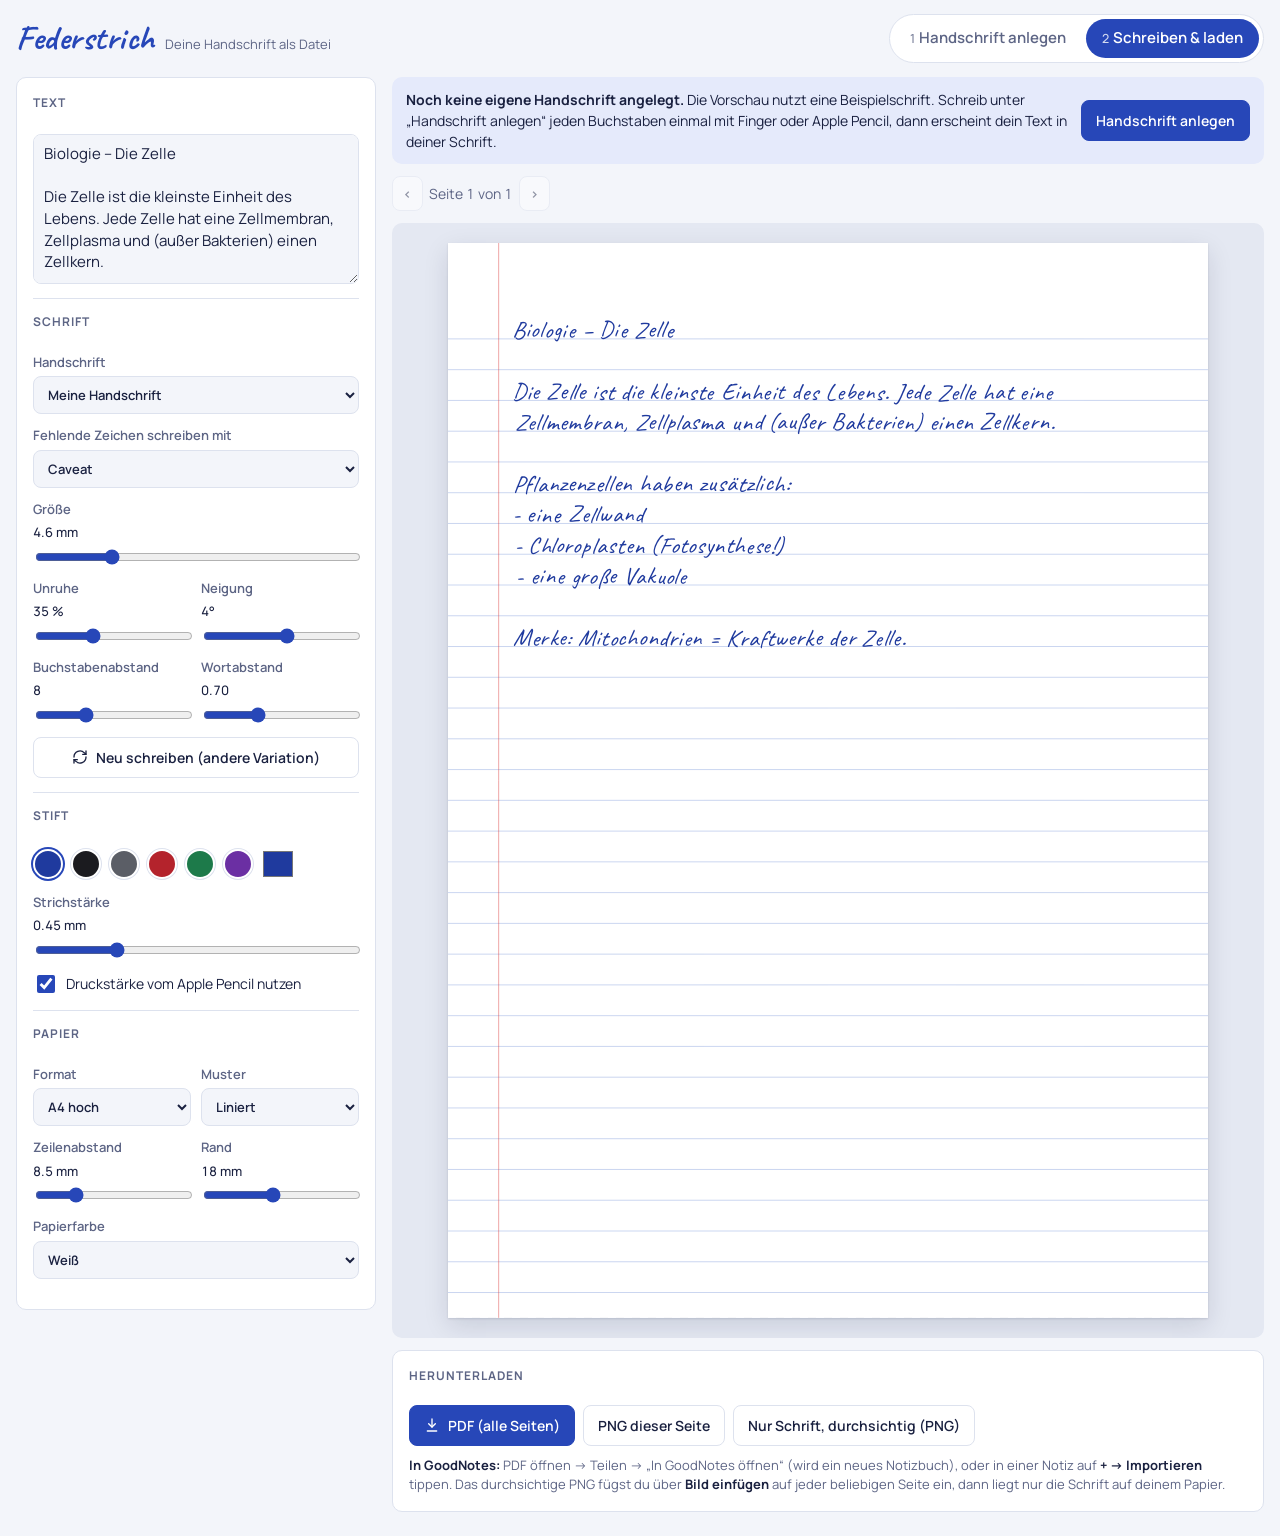
<file: handschrift/index.html>
<!doctype html>
<html lang="de">
<head>
<meta charset="utf-8">
<meta name="viewport" content="width=device-width, initial-scale=1, viewport-fit=cover">
<title>Federstrich</title>
<meta name="description" content="Eigene Handschrift anlegen, Text darin schreiben und als PDF oder PNG für GoodNotes herunterladen.">
<meta name="apple-mobile-web-app-capable" content="yes">
<meta name="theme-color" content="#2747b8">
<link rel="preconnect" href="https://fonts.googleapis.com">
<link rel="preconnect" href="https://fonts.gstatic.com" crossorigin>
<link rel="stylesheet" href="https://fonts.googleapis.com/css2?family=Caveat:wght@500;700&family=Kalam&family=Indie+Flower&family=Homemade+Apple&family=Patrick+Hand&family=Shadows+Into+Light&family=Gochi+Hand&family=Manrope:wght@400;500;600;700&display=swap">
<style>
/* Layout: app header with two steps; "Schreiben" = settings column + paper stage, "Handschrift" = character list + drawing pad */
:root {
  --bg: #f3f5fa;
  --surface: #ffffff;
  --ink: #1a2140;
  --muted: #5d6585;
  --line: #dde2ee;
  --stage: #e4e8f2;
  --accent: #2747b8;        /* Königsblau, the classic school-pen ink */
  --accent-ink: #ffffff;
  --accent-soft: #e5eafb;
  --danger: #b3342b;
  --ok: #23824f;
  --font-body: "Manrope", system-ui, -apple-system, "Segoe UI", sans-serif;
  --font-hand: "Caveat", "Segoe Print", "Bradley Hand", cursive;
  --radius: 10px;
  color-scheme: light;
}
@media (prefers-color-scheme: dark) {
  :root:not([data-theme="light"]) {
    --bg: #0f121b; --surface: #171b27; --ink: #e5e8f3; --muted: #9aa2bf; --line: #2a3044;
    --stage: #0b0d14; --accent: #8fa6ff; --accent-ink: #0f1430; --accent-soft: #212a4b;
    --danger: #ff8a7f; --ok: #6fd39b; color-scheme: dark;
  }
}
:root[data-theme="dark"] {
  --bg: #0f121b; --surface: #171b27; --ink: #e5e8f3; --muted: #9aa2bf; --line: #2a3044;
  --stage: #0b0d14; --accent: #8fa6ff; --accent-ink: #0f1430; --accent-soft: #212a4b;
  --danger: #ff8a7f; --ok: #6fd39b; color-scheme: dark;
}
* { box-sizing: border-box; }
[hidden] { display: none !important; }
html, body { margin: 0; }
body {
  background: var(--bg); color: var(--ink); font: 15px/1.5 var(--font-body);
  padding-left: max(16px, env(safe-area-inset-left, 0px));
  padding-right: max(16px, env(safe-area-inset-right, 0px));
  padding-bottom: max(24px, env(safe-area-inset-bottom, 0px));
  -webkit-text-size-adjust: 100%;
}
button, input, select, textarea { font: inherit; color: inherit; }
:focus-visible { outline: 2px solid var(--accent); outline-offset: 2px; }

.top {
  display: flex; flex-wrap: wrap; align-items: center; gap: 12px 24px;
  padding-top: max(14px, env(safe-area-inset-top, 0px)); padding-bottom: 14px;
  max-width: 1280px; margin: 0 auto;
}
.brand { display: flex; align-items: baseline; gap: 10px; margin-right: auto; }
.brand h1 { font: 700 34px/1 var(--font-hand); margin: 0; color: var(--accent); letter-spacing: .5px; }
.brand span { color: var(--muted); font-size: 13px; }
.steps { display: flex; gap: 4px; background: var(--surface); border: 1px solid var(--line); border-radius: 999px; padding: 4px; }
.steps button {
  border: 0; background: transparent; padding: 8px 16px; border-radius: 999px; cursor: pointer;
  font-weight: 600; color: var(--muted); white-space: nowrap;
}
.steps button[aria-selected="true"] { background: var(--accent); color: var(--accent-ink); }
.steps small { font-weight: 500; opacity: .8; margin-right: 4px; }

main { max-width: 1280px; margin: 0 auto; }

.panel { background: var(--surface); border: 1px solid var(--line); border-radius: var(--radius); padding: 16px; min-width: 0; }
.panel h2 { font-size: 12px; text-transform: uppercase; letter-spacing: .08em; color: var(--muted); margin: 0 0 10px; font-weight: 700; }
.group { display: grid; gap: 12px; padding-block: 14px; border-top: 1px solid var(--line); }
.group:first-child { border-top: 0; padding-top: 0; }
.row { display: grid; grid-template-columns: 1fr 1fr; gap: 10px; }
label.field { display: grid; gap: 4px; font-size: 13px; color: var(--muted); font-weight: 600; min-width: 0; }
label.field output { float: right; color: var(--ink); font-variant-numeric: tabular-nums; font-weight: 500; }
select, input[type="number"], textarea, input[type="text"] {
  width: 100%; background: var(--bg); border: 1px solid var(--line); border-radius: 8px; padding: 8px 10px; color: var(--ink);
}
textarea { min-height: 150px; resize: vertical; font-size: 15px; line-height: 1.45; }
input[type="range"] { width: 100%; accent-color: var(--accent); }
.check { display: flex; gap: 8px; align-items: center; font-size: 14px; cursor: pointer; }
.check input { accent-color: var(--accent); width: 18px; height: 18px; }

.btn {
  display: inline-flex; align-items: center; justify-content: center; gap: 8px;
  border: 1px solid var(--line); background: var(--surface); color: var(--ink);
  border-radius: 8px; padding: 9px 14px; cursor: pointer; font-weight: 600; font-size: 14px; white-space: nowrap;
}
.btn:hover { border-color: var(--accent); }
.btn.primary { background: var(--accent); border-color: var(--accent); color: var(--accent-ink); }
.btn.ghost { background: transparent; }
.btn.danger { color: var(--danger); }
.btn:disabled { opacity: .45; cursor: not-allowed; }
.btn svg { width: 16px; height: 16px; flex: none; }

.swatches { display: flex; flex-wrap: wrap; gap: 8px; align-items: center; }
.swatch {
  width: 30px; height: 30px; border-radius: 50%; border: 2px solid var(--surface); cursor: pointer;
  box-shadow: 0 0 0 1px var(--line); padding: 0;
}
.swatch[aria-pressed="true"] { box-shadow: 0 0 0 2px var(--accent); }
.swatches input[type="color"] { width: 34px; height: 34px; border: 0; padding: 0; background: none; cursor: pointer; }

/* ---------- Schreiben ---------- */
.write { display: grid; grid-template-columns: minmax(280px, 360px) minmax(0, 1fr); gap: 16px; align-items: start; }
.stage-wrap { display: grid; gap: 12px; min-width: 0; }
.notice {
  display: flex; gap: 12px; align-items: center; flex-wrap: wrap;
  background: var(--accent-soft); border-radius: var(--radius); padding: 12px 14px; font-size: 14px;
}
.notice p { margin: 0; flex: 1 1 240px; }
.toolbar { display: flex; flex-wrap: wrap; gap: 8px; align-items: center; }
.toolbar .pages { display: flex; align-items: center; gap: 6px; font-variant-numeric: tabular-nums; color: var(--muted); font-size: 14px; margin-right: auto; }
.toolbar .pages .btn { padding: 6px 10px; }
.stage {
  background: var(--stage); border-radius: var(--radius); padding: 20px; display: flex; justify-content: center;
  overflow: hidden; min-height: 300px;
}
.stage canvas { max-width: 100%; height: auto; box-shadow: 0 1px 2px rgba(10,20,50,.12), 0 8px 24px rgba(10,20,50,.12); background-image: linear-gradient(45deg, #ccd 25%, transparent 25%), linear-gradient(-45deg, #ccd 25%, transparent 25%), linear-gradient(45deg, transparent 75%, #ccd 75%), linear-gradient(-45deg, transparent 75%, #ccd 75%); background-size: 16px 16px; background-position: 0 0, 0 8px, 8px -8px, -8px 0; background-color: #eef; }
.export { display: grid; gap: 10px; }
.export .btns { display: flex; flex-wrap: wrap; gap: 8px; }
.howto { font-size: 13px; color: var(--muted); margin: 0; }
.howto b { color: var(--ink); }

/* ---------- Handschrift ---------- */
.hand { display: grid; grid-template-columns: minmax(0, 1fr) minmax(300px, 460px); gap: 16px; align-items: start; }
.chars { display: grid; gap: 14px; }
.progress { display: flex; align-items: center; gap: 12px; font-size: 14px; color: var(--muted); }
.bar { flex: 1; height: 6px; border-radius: 3px; background: var(--line); overflow: hidden; }
.bar i { display: block; height: 100%; background: var(--accent); width: 0; transition: width .3s; }
#cgroups { display: grid; gap: 14px; }
.cgroup h3 { font-size: 13px; margin: 0 0 6px; color: var(--muted); font-weight: 600; }
.cgrid { display: grid; grid-template-columns: repeat(auto-fill, minmax(46px, 1fr)); gap: 6px; }
.cell {
  position: relative; aspect-ratio: 1; border: 1px solid var(--line); border-radius: 8px; background: var(--bg);
  cursor: pointer; padding: 0; display: grid; place-items: center; overflow: hidden;
}
.cell .ch { font-size: 18px; color: var(--muted); font-weight: 500; }
.cell canvas { position: absolute; inset: 0; width: 100%; height: 100%; }
.cell.done { background: var(--surface); }
.cell.done .ch { display: none; }
.cell .n { position: absolute; right: 3px; bottom: 1px; font-size: 10px; color: var(--muted); font-variant-numeric: tabular-nums; }
.cell[aria-current="true"] { border-color: var(--accent); box-shadow: 0 0 0 2px var(--accent); }

.pad-col { position: sticky; top: max(12px, env(safe-area-inset-top, 0px)); display: grid; gap: 12px; }
.pad-head { display: flex; align-items: center; gap: 12px; }
.pad-head .big { font: 600 34px/1 var(--font-body); min-width: 44px; text-align: center; }
.pad-head .what { flex: 1; font-size: 13px; color: var(--muted); }
.variants { display: flex; gap: 6px; }
.variants button { width: 34px; height: 34px; border-radius: 8px; border: 1px solid var(--line); background: var(--bg); cursor: pointer; font-weight: 600; font-variant-numeric: tabular-nums; }
.variants button.has { background: var(--surface); }
.variants button[aria-pressed="true"] { border-color: var(--accent); background: var(--accent); color: var(--accent-ink); }
.pad { width: 100%; aspect-ratio: 1; touch-action: none; border-radius: var(--radius); background: #fff; border: 1px solid var(--line); cursor: crosshair; display: block; -webkit-user-select: none; user-select: none; }
.pad-actions { display: flex; flex-wrap: wrap; gap: 8px; }
.pad-actions .grow { margin-left: auto; }
.probe canvas { width: 100%; height: 80px; background: #fff; border-radius: 8px; border: 1px solid var(--line); display: block; }
.tools { display: flex; flex-wrap: wrap; gap: 8px; }
.confirm { display: flex; flex-wrap: wrap; gap: 8px; align-items: center; font-size: 14px; }
.small { font-size: 13px; color: var(--muted); margin: 0; }

.toast {
  position: fixed; left: 50%; bottom: max(20px, env(safe-area-inset-bottom, 0px)); transform: translate(-50%, 20px);
  background: var(--ink); color: var(--bg); padding: 10px 16px; border-radius: 8px; font-size: 14px; font-weight: 600;
  opacity: 0; pointer-events: none; transition: opacity .2s, transform .2s; max-width: calc(100% - 32px); text-align: center; z-index: 20;
}
.toast.show { opacity: 1; transform: translate(-50%, 0); }

@media (max-width: 860px) {
  .write, .hand { grid-template-columns: minmax(0, 1fr); }
  .hand .pad-col { position: static; order: -1; }
  .write .stage-wrap { order: -1; }
  .stage { padding: 12px; }
}
@media (max-width: 480px) {
  .steps { width: 100%; }
  .steps button { flex: 1; padding: 8px 8px; }
  .brand span { display: none; }
}
@media (prefers-reduced-motion: reduce) { * { transition: none !important; } }
</style>
</head>
<body>

<header class="top">
  <div class="brand"><h1>Federstrich</h1><span>Deine Handschrift als Datei</span></div>
  <nav class="steps" role="tablist" aria-label="Bereiche">
    <button role="tab" id="tab-hand" aria-selected="false" aria-controls="view-hand"><small>1</small>Handschrift anlegen</button>
    <button role="tab" id="tab-write" aria-selected="true" aria-controls="view-write"><small>2</small>Schreiben &amp; laden</button>
  </nav>
</header>

<main>
<!-- ============ SCHREIBEN ============ -->
<section id="view-write" role="tabpanel" aria-labelledby="tab-write">
  <div class="write">
    <aside class="panel">
      <div class="group">
        <h2>Text</h2>
        <textarea id="text" aria-label="Text, der in Handschrift erscheinen soll"></textarea>
      </div>
      <div class="group">
        <h2>Schrift</h2>
        <label class="field">Handschrift
          <select id="style"></select>
        </label>
        <label class="field" id="fallback-wrap">Fehlende Zeichen schreiben mit
          <select id="fallback"></select>
        </label>
        <label class="field">Größe <output id="size-o"></output>
          <input type="range" id="size" min="2.5" max="12" step="0.1">
        </label>
        <div class="row">
          <label class="field">Unruhe <output id="jitter-o"></output>
            <input type="range" id="jitter" min="0" max="2" step="0.05">
          </label>
          <label class="field">Neigung <output id="slant-o"></output>
            <input type="range" id="slant" min="-20" max="25" step="1">
          </label>
        </div>
        <div class="row">
          <label class="field">Buchstabenabstand <output id="tracking-o"></output>
            <input type="range" id="tracking" min="-0.1" max="0.5" step="0.01">
          </label>
          <label class="field">Wortabstand <output id="wordgap-o"></output>
            <input type="range" id="wordgap" min="0.3" max="1.5" step="0.05">
          </label>
        </div>
        <button class="btn ghost" id="reroll" type="button">
          <svg viewBox="0 0 24 24" fill="none" stroke="currentColor" stroke-width="2" stroke-linecap="round" stroke-linejoin="round"><path d="M3 12a9 9 0 0 1 15.5-6.2L21 8"/><path d="M21 3v5h-5"/><path d="M21 12a9 9 0 0 1-15.5 6.2L3 16"/><path d="M3 21v-5h5"/></svg>
          Neu schreiben (andere Variation)
        </button>
      </div>
      <div class="group">
        <h2>Stift</h2>
        <div class="swatches" id="inks"></div>
        <label class="field">Strichstärke <output id="pen-o"></output>
          <input type="range" id="pen" min="0.15" max="1.4" step="0.05">
        </label>
        <label class="check"><input type="checkbox" id="pressure"> Druckstärke vom Apple Pencil nutzen</label>
      </div>
      <div class="group">
        <h2>Papier</h2>
        <div class="row">
          <label class="field">Format
            <select id="format">
              <option value="a4p">A4 hoch</option>
              <option value="a4l">A4 quer</option>
              <option value="a5p">A5 hoch</option>
              <option value="letter">US Letter</option>
              <option value="square">Quadrat</option>
            </select>
          </label>
          <label class="field">Muster
            <select id="paper">
              <option value="lined">Liniert</option>
              <option value="grid">Kariert</option>
              <option value="dots">Punktraster</option>
              <option value="blank">Blanko</option>
              <option value="none">Durchsichtig</option>
            </select>
          </label>
        </div>
        <div class="row">
          <label class="field">Zeilenabstand <output id="lh-o"></output>
            <input type="range" id="lh" min="5" max="20" step="0.5">
          </label>
          <label class="field">Rand <output id="margin-o"></output>
            <input type="range" id="margin" min="5" max="35" step="1">
          </label>
        </div>
        <label class="field">Papierfarbe
          <select id="papercolor">
            <option value="#ffffff">Weiß</option>
            <option value="#fbf7ec">Chamois</option>
            <option value="#f1f3f6">Hellgrau</option>
            <option value="#1d1f24">Dunkel</option>
          </select>
        </label>
      </div>
    </aside>

    <div class="stage-wrap">
      <div class="notice" id="own-notice">
        <p><b>Noch keine eigene Handschrift angelegt.</b> Die Vorschau nutzt eine Beispielschrift. Schreib unter „Handschrift anlegen“ jeden Buchstaben einmal mit Finger oder Apple Pencil, dann erscheint dein Text in deiner Schrift.</p>
        <button class="btn primary" type="button" id="go-hand">Handschrift anlegen</button>
      </div>
      <div class="toolbar">
        <div class="pages">
          <button class="btn" id="prev" type="button" aria-label="Vorherige Seite">‹</button>
          <span id="pageinfo">Seite 1 von 1</span>
          <button class="btn" id="next" type="button" aria-label="Nächste Seite">›</button>
        </div>
      </div>
      <div class="stage"><canvas id="page" aria-label="Vorschau der Seite"></canvas></div>
      <div class="panel export">
        <h2>Herunterladen</h2>
        <div class="btns">
          <button class="btn primary" id="dl-pdf" type="button">
            <svg viewBox="0 0 24 24" fill="none" stroke="currentColor" stroke-width="2" stroke-linecap="round" stroke-linejoin="round"><path d="M12 3v12"/><path d="m7 10 5 5 5-5"/><path d="M5 21h14"/></svg>
            PDF (alle Seiten)</button>
          <button class="btn" id="dl-png" type="button">PNG dieser Seite</button>
          <button class="btn" id="dl-cut" type="button">Nur Schrift, durchsichtig (PNG)</button>
          <button class="btn" id="share" type="button" hidden>
            <svg viewBox="0 0 24 24" fill="none" stroke="currentColor" stroke-width="2" stroke-linecap="round" stroke-linejoin="round"><path d="M12 15V3"/><path d="m7 8 5-5 5 5"/><path d="M5 13v7h14v-7"/></svg>
            Teilen → GoodNotes</button>
        </div>
        <p class="howto"><b>In GoodNotes:</b> PDF öffnen → Teilen → „In GoodNotes öffnen“ (wird ein neues Notizbuch), oder in einer Notiz auf <b>+ → Importieren</b> tippen. Das durchsichtige PNG fügst du über <b>Bild einfügen</b> auf jeder beliebigen Seite ein, dann liegt nur die Schrift auf deinem Papier.</p>
      </div>
    </div>
  </div>
</section>

<!-- ============ HANDSCHRIFT ============ -->
<section id="view-hand" role="tabpanel" aria-labelledby="tab-hand" hidden>
  <div class="hand">
    <div class="panel chars">
      <div class="progress"><span id="prog-t">0 von 0 Zeichen</span><div class="bar"><i id="prog-b"></i></div></div>
      <p class="small">Tippe auf ein Zeichen und schreib es ins Feld. Bis zu drei Varianten pro Zeichen machen die Schrift natürlicher. Alles bleibt nur auf diesem Gerät gespeichert.</p>
      <div id="cgroups"></div>
      <div class="group">
        <h2>Sichern &amp; übertragen</h2>
        <div class="tools">
          <button class="btn" id="exp-json" type="button">Handschrift sichern (.json)</button>
          <label class="btn" for="imp-json">Sicherung laden<input type="file" id="imp-json" accept=".json,application/json" hidden></label>
          <button class="btn" id="exp-font" type="button">Als Schriftart (.otf)</button>
          <button class="btn danger ghost" id="wipe" type="button">Alles löschen</button>
        </div>
        <div class="confirm" id="wipe-confirm" hidden>
          <span>Wirklich alle gezeichneten Zeichen löschen?</span>
          <button class="btn danger" id="wipe-yes" type="button">Ja, löschen</button>
          <button class="btn" id="wipe-no" type="button">Abbrechen</button>
        </div>
        <p class="small">Mit der Sicherung bringst du deine Schrift auf ein anderes Gerät. Die .otf-Schriftart kannst du am iPad mit einer Schriftarten-App installieren und dann im GoodNotes-Textwerkzeug nutzen.</p>
      </div>
    </div>

    <div class="pad-col">
      <div class="panel" style="display:grid;gap:12px">
        <div class="pad-head">
          <div class="big" id="cur-ch">a</div>
          <div class="what" id="cur-what">Kleinbuchstabe</div>
          <div class="variants" id="variants" aria-label="Varianten"></div>
        </div>
        <canvas class="pad" id="pad" aria-label="Schreibfeld"></canvas>
        <div class="pad-actions">
          <button class="btn" id="undo" type="button">Rückgängig</button>
          <button class="btn" id="clear" type="button">Leeren</button>
          <button class="btn primary grow" id="savenext" type="button">Weiter →</button>
        </div>
        <label class="check"><input type="checkbox" id="autonext"> Automatisch weiter, wenn ich kurz absetze</label>
        <label class="check"><input type="checkbox" id="ghost" checked> Hilfsbuchstabe im Hintergrund</label>
        <p class="small">Schreib so, dass der Buchstabe auf der <b>blauen Grundlinie</b> steht. Großbuchstaben reichen bis zur oberen Linie, kleine bis zur gestrichelten Mitte.</p>
        <div class="probe">
          <label class="field">Probe
            <input type="text" id="probe-text" value="Hallo Welt">
          </label>
          <canvas id="probe" style="margin-top:6px"></canvas>
        </div>
      </div>
    </div>
  </div>
</section>
</main>

<div class="toast" id="toast" role="status" aria-live="polite"></div>

<script src="vendor/jspdf.umd.min.js"></script>
<script src="vendor/opentype.min.js"></script>
<script>
"use strict";
/* ================= Daten & Speicher ================= */
const STORE_HAND = "federstrich.hand.v1";
const STORE_SET = "federstrich.settings.v1";
const load = (k, d) => { try { const v = localStorage.getItem(k); return v ? JSON.parse(v) : d; } catch { return d; } };
const save = (k, v) => { try { localStorage.setItem(k, JSON.stringify(v)); return true; } catch { return false; } };

const GROUPS = [
  { name: "Kleinbuchstaben", what: "Kleinbuchstabe", chars: "abcdefghijklmnopqrstuvwxyz" },
  { name: "Großbuchstaben", what: "Großbuchstabe", chars: "ABCDEFGHIJKLMNOPQRSTUVWXYZ" },
  { name: "Umlaute", what: "Umlaut", chars: "äöüÄÖÜß" },
  { name: "Ziffern", what: "Ziffer", chars: "0123456789" },
  { name: "Satzzeichen", what: "Zeichen", chars: ".,!?:;-–()\"'/+=&@€%#*" },
];
const ALL = GROUPS.flatMap(g => [...g.chars]);
const WHAT = {}; GROUPS.forEach(g => [...g.chars].forEach(c => WHAT[c] = g.what));

let hand = load(STORE_HAND, { v: 1, g: {} });   // g[char] = [ {s:[[ [x,y,p], ...], ...], w}, ... ]
if (!hand || !hand.g) hand = { v: 1, g: {} };
const saveHand = () => { if (!save(STORE_HAND, hand)) toast("Speichern im Browser fehlgeschlagen. Sichere deine Handschrift als .json."); };
const ownCount = () => ALL.filter(c => hand.g[c] && hand.g[c].length).length;
const hasOwn = () => Object.keys(hand.g).some(c => hand.g[c] && hand.g[c].length);

const FONTS = [
  ["Caveat", "Caveat"], ["Kalam", "Kalam"], ["Indie Flower", "Indie Flower"], ["Patrick Hand", "Patrick Hand"],
  ["Shadows Into Light", "Shadows Into Light"], ["Gochi Hand", "Gochi Hand"], ["Homemade Apple", "Homemade Apple (Schreibschrift)"],
];
const INKS = [
  ["#1f3a9e", "Königsblau"], ["#1b1b1f", "Schwarz"], ["#5b5e66", "Bleistift"], ["#b4232c", "Rot"], ["#1d7a4a", "Grün"], ["#6b2fa3", "Lila"],
];
const DEFAULTS = {
  text: "Biologie – Die Zelle\n\nDie Zelle ist die kleinste Einheit des Lebens. Jede Zelle hat eine Zellmembran, Zellplasma und (außer Bakterien) einen Zellkern.\n\nPflanzenzellen haben zusätzlich:\n- eine Zellwand\n- Chloroplasten (Fotosynthese!)\n- eine große Vakuole\n\nMerke: Mitochondrien = Kraftwerke der Zelle.",
  style: "own", fallback: "Caveat", size: 4.6, jitter: 0.7, slant: 4, tracking: 0.08, wordgap: 0.7,
  ink: "#1f3a9e", pen: 0.45, pressure: true, format: "a4p", paper: "lined", lh: 8.5, margin: 18, papercolor: "#ffffff", seed: 7,
};
const S = Object.assign({}, DEFAULTS, load(STORE_SET, {}));
let saveSetTimer;
const saveSettings = () => { clearTimeout(saveSetTimer); saveSetTimer = setTimeout(() => save(STORE_SET, S), 300); };

const $ = id => document.getElementById(id);
function toast(msg) {
  const t = $("toast"); t.textContent = msg; t.classList.add("show");
  clearTimeout(toast._t); toast._t = setTimeout(() => t.classList.remove("show"), 2600);
}

/* ================= Zufall (mit Startwert, damit die Vorschau stabil bleibt) ================= */
function rng(seed) {
  let a = seed >>> 0;
  return () => { a |= 0; a = a + 0x6D2B79F5 | 0; let t = Math.imul(a ^ a >>> 15, 1 | a); t = t + Math.imul(t ^ t >>> 7, 61 | t) ^ t; return ((t ^ t >>> 14) >>> 0) / 4294967296; };
}
const sym = r => r() * 2 - 1;

/* ================= Glyphen zeichnen ================= */
// Glyph-Koordinaten: Einheit = Versalhöhe, y = 0 Grundlinie, nach oben negativ, x ab 0.
function strokeGlyph(ctx, glyph, unitPx, widthPx, usePressure) {
  for (const st of glyph.s) {
    if (st.length === 1) {
      const [x, y, p] = st[0];
      const w = widthPx * (usePressure ? 0.55 + 0.9 * p : 1);
      ctx.beginPath(); ctx.arc(x * unitPx, y * unitPx, w / 2, 0, Math.PI * 2); ctx.fill();
      continue;
    }
    const P = st.map(([x, y, p]) => [x * unitPx, y * unitPx, p]);
    for (let i = 0; i < P.length - 1; i++) {
      const a = P[i], b = P[i + 1];
      const start = i === 0 ? a : [(P[i - 1][0] + a[0]) / 2, (P[i - 1][1] + a[1]) / 2];
      const end = i === P.length - 2 ? b : [(a[0] + b[0]) / 2, (a[1] + b[1]) / 2];
      const p = (a[2] + b[2]) / 2;
      ctx.lineWidth = widthPx * (usePressure ? 0.55 + 0.9 * p : 1);
      ctx.beginPath();
      ctx.moveTo(start[0], start[1]);
      if (i === 0) ctx.lineTo(end[0], end[1]); else ctx.quadraticCurveTo(a[0], a[1], end[0], end[1]);
      ctx.stroke();
    }
  }
}

/* ================= Ersatzschriften messen ================= */
const mctx = document.createElement("canvas").getContext("2d");
const capCache = {};
function capRatio(font) {
  if (capCache[font]) return capCache[font];
  mctx.font = `100px "${font}"`;
  const m = mctx.measureText("H");
  const r = (m.actualBoundingBoxAscent || 70) / 100;
  if (document.fonts && document.fonts.check(`100px "${font}"`)) capCache[font] = r;
  return r;
}
function fontWidth(font, ch, sizeMm) {
  const em = sizeMm / capRatio(font);
  mctx.font = `100px "${font}"`;
  return { w: mctx.measureText(ch).width / 100 * em, em };
}

/* ================= Seitenformate ================= */
const FORMATS = { a4p: [210, 297], a4l: [297, 210], a5p: [148, 210], letter: [215.9, 279.4], square: [210, 210] };

/* ================= Satz (Layout) ================= */
function layout() {
  const [W, H] = FORMATS[S.format];
  const r = rng(S.seed);
  const size = S.size, J = S.jitter;
  const useOwn = S.style === "own" && hasOwn();
  const font = S.style === "own" ? S.fallback : S.style;
  const mL = S.margin, mR = Math.max(10, S.margin * 0.7), mT = S.margin, mB = S.margin * 0.8;
  const contentW = W - mL - mR;
  const lineH = S.lh;
  const firstBase = mT + lineH;
  const perPage = Math.max(1, Math.floor((H - mB - firstBase) / lineH) + 1);
  const gap = size * S.tracking;
  const pen = S.pen;

  function glyphItem(ch) {
    const vars = useOwn ? hand.g[ch] : null;
    const scale = 1 + sym(r) * 0.05 * J;
    const it = { ch, dy: sym(r) * 0.06 * J * size, rot: sym(r) * 0.035 * J, sc: scale };
    if (vars && vars.length) {
      it.kind = "own"; it.g = vars[Math.floor(r() * vars.length)];
      it.adv = it.g.w * size * scale + gap + pen * 0.6 + sym(r) * 0.04 * J * size;
    } else {
      it.kind = "font"; it.font = font;
      const fw = fontWidth(font, ch, size);
      it.em = fw.em; it.adv = fw.w * scale + gap * 0.5 + sym(r) * 0.03 * J * size;
    }
    it.adv = Math.max(it.adv, size * 0.12);
    return it;
  }

  const lines = [];
  const newLine = () => ({ items: [], slope: sym(r) * 0.004 * J, x0: sym(r) * 0.6 * J });
  let line = newLine(), x = 0;
  const pushLine = () => { lines.push(line); line = newLine(); x = 0; };
  const paragraphs = String(S.text).replace(/\r/g, "").split("\n");
  paragraphs.forEach((para) => {
    const words = para.split(/ +/);
    if (para.trim() === "") { pushLine(); return; }
    words.forEach((word, wi) => {
      if (word === "") return;
      const items = [...word].map(glyphItem);
      const ww = items.reduce((s, it) => s + it.adv, 0);
      const space = size * 0.55 * S.wordgap * (1 + sym(r) * 0.2 * J);
      if (x > 0 && x + space + ww > contentW) pushLine();
      else if (x > 0) x += space;
      for (const it of items) {
        if (x + it.adv > contentW && x > 0 && ww > contentW) pushLine();
        it.x = x; x += it.adv; line.items.push(it);
      }
    });
    pushLine();
  });
  while (lines.length && lines[lines.length - 1].items.length === 0) lines.pop();
  const pages = [];
  for (let i = 0; i < Math.max(lines.length, 1); i += perPage) pages.push(lines.slice(i, i + perPage));
  return { W, H, mL, mT, firstBase, lineH, pages };
}

/* ================= Seite zeichnen ================= */
function drawPaper(ctx, L, k, transparent) {
  const { W, H } = L;
  if (transparent || S.paper === "none") return;
  ctx.fillStyle = S.papercolor; ctx.fillRect(0, 0, W * k, H * k);
  const dark = S.papercolor === "#1d1f24";
  const rule = dark ? "rgba(140,160,210,.28)" : "rgba(70,110,200,.28)";
  ctx.lineWidth = Math.max(1, 0.18 * k);
  if (S.paper === "lined") {
    ctx.strokeStyle = rule;
    for (let y = L.firstBase; y < H - 4; y += L.lineH) {
      ctx.beginPath(); ctx.moveTo(0, y * k); ctx.lineTo(W * k, y * k); ctx.stroke();
    }
    ctx.strokeStyle = dark ? "rgba(255,120,120,.35)" : "rgba(220,60,60,.45)";
    ctx.beginPath(); ctx.moveTo((L.mL - 4) * k, 0); ctx.lineTo((L.mL - 4) * k, H * k); ctx.stroke();
  } else if (S.paper === "grid") {
    ctx.strokeStyle = dark ? "rgba(140,160,210,.2)" : "rgba(70,110,200,.2)";
    for (let x = 5; x < W; x += 5) { ctx.beginPath(); ctx.moveTo(x * k, 0); ctx.lineTo(x * k, H * k); ctx.stroke(); }
    for (let y = 5; y < H; y += 5) { ctx.beginPath(); ctx.moveTo(0, y * k); ctx.lineTo(W * k, y * k); ctx.stroke(); }
  } else if (S.paper === "dots") {
    ctx.fillStyle = dark ? "rgba(170,180,210,.45)" : "rgba(60,70,100,.38)";
    const r = Math.max(1, 0.3 * k);
    for (let x = 5; x < W; x += 5) for (let y = 5; y < H; y += 5) { ctx.beginPath(); ctx.arc(x * k, y * k, r, 0, Math.PI * 2); ctx.fill(); }
  }
}

function drawPage(ctx, L, pageIdx, k, transparent) {
  ctx.save();
  drawPaper(ctx, L, k, transparent);
  const lines = L.pages[pageIdx] || [];
  const slant = Math.tan(S.slant * Math.PI / 180);
  ctx.fillStyle = S.ink; ctx.strokeStyle = S.ink; ctx.lineCap = "round"; ctx.lineJoin = "round";
  lines.forEach((line, li) => {
    const base = L.firstBase + li * L.lineH - 0.35;
    for (const it of line.items) {
      const gx = L.mL + line.x0 + it.x, gy = base + it.dy + it.x * line.slope;
      ctx.save();
      ctx.translate(gx * k, gy * k);
      ctx.rotate(it.rot);
      ctx.transform(1, 0, -slant, 1, 0, 0);
      if (it.kind === "own") {
        strokeGlyph(ctx, it.g, S.size * it.sc * k, S.pen * k, S.pressure);
      } else {
        ctx.font = `${it.em * it.sc * k}px "${it.font}"`;
        ctx.textBaseline = "alphabetic";
        ctx.fillText(it.ch, 0, 0);
      }
      ctx.restore();
    }
  });
  ctx.restore();
}

/* ================= Vorschau ================= */
let LAY = null, pageIdx = 0;
const pageCanvas = $("page");
function renderPreview() {
  LAY = layout();
  pageIdx = Math.min(pageIdx, LAY.pages.length - 1);
  const stage = pageCanvas.parentElement;
  const availW = Math.max(240, stage.clientWidth - 40);
  const cssW = Math.min(availW, 760);
  const k = cssW / LAY.W;
  const dpr = Math.min(window.devicePixelRatio || 1, 2);
  pageCanvas.width = Math.round(LAY.W * k * dpr);
  pageCanvas.height = Math.round(LAY.H * k * dpr);
  pageCanvas.style.width = cssW + "px";
  const ctx = pageCanvas.getContext("2d");
  ctx.clearRect(0, 0, pageCanvas.width, pageCanvas.height);
  drawPage(ctx, LAY, pageIdx, k * dpr, false);
  $("pageinfo").textContent = `Seite ${pageIdx + 1} von ${LAY.pages.length}`;
  $("prev").disabled = pageIdx === 0;
  $("next").disabled = pageIdx >= LAY.pages.length - 1;
  $("own-notice").hidden = hasOwn();
}
let rpTimer;
const schedule = () => { cancelAnimationFrame(rpTimer); rpTimer = requestAnimationFrame(renderPreview); };

/* ================= Export ================= */
const EXPORT_PX_PER_MM = 10; // ~254 dpi
function renderToCanvas(L, idx, transparent) {
  const c = document.createElement("canvas");
  c.width = Math.round(L.W * EXPORT_PX_PER_MM); c.height = Math.round(L.H * EXPORT_PX_PER_MM);
  drawPage(c.getContext("2d"), L, idx, EXPORT_PX_PER_MM, transparent);
  return c;
}
const toBlob = c => new Promise(res => c.toBlob(res, "image/png"));
function download(blob, name) {
  const url = URL.createObjectURL(blob);
  const a = document.createElement("a");
  a.href = url; a.download = name; document.body.appendChild(a); a.click(); a.remove();
  setTimeout(() => URL.revokeObjectURL(url), 30000);
}
function baseName() {
  const first = String(S.text).split("\n").find(l => l.trim()) || "Handschrift";
  return first.trim().slice(0, 40).replace(/[^\p{L}\p{N} _-]+/gu, "").trim().replace(/\s+/g, "-") || "Handschrift";
}
async function makePdf() {
  await fontsReady();
  const L = layout();
  const { jsPDF } = window.jspdf;
  const doc = new jsPDF({ unit: "mm", format: [L.W, L.H], orientation: L.W > L.H ? "landscape" : "portrait", compress: true });
  for (let i = 0; i < L.pages.length; i++) {
    if (i > 0) doc.addPage([L.W, L.H], L.W > L.H ? "landscape" : "portrait");
    const c = renderToCanvas(L, i, false);
    doc.addImage(c, "PNG", 0, 0, L.W, L.H, undefined, "FAST");
  }
  return doc.output("blob");
}
function cropCanvas(c, padPx) {
  const ctx = c.getContext("2d");
  const { width: w, height: h } = c;
  const d = ctx.getImageData(0, 0, w, h).data;
  let x0 = w, y0 = h, x1 = -1, y1 = -1;
  for (let y = 0; y < h; y += 2) for (let x = 0; x < w; x += 2) {
    if (d[(y * w + x) * 4 + 3] > 8) { if (x < x0) x0 = x; if (x > x1) x1 = x; if (y < y0) y0 = y; if (y > y1) y1 = y; }
  }
  if (x1 < 0) return null;
  x0 = Math.max(0, x0 - padPx); y0 = Math.max(0, y0 - padPx); x1 = Math.min(w, x1 + padPx); y1 = Math.min(h, y1 + padPx);
  const out = document.createElement("canvas"); out.width = x1 - x0; out.height = y1 - y0;
  out.getContext("2d").drawImage(c, x0, y0, out.width, out.height, 0, 0, out.width, out.height);
  return out;
}
async function busy(btn, fn) {
  const old = btn.innerHTML; btn.disabled = true; btn.textContent = "Wird erstellt…";
  try { await fn(); } catch (e) { console.error(e); toast("Das hat nicht geklappt: " + (e.message || e)); }
  finally { btn.disabled = false; btn.innerHTML = old; }
}
$("dl-pdf").onclick = e => busy(e.currentTarget, async () => { download(await makePdf(), baseName() + ".pdf"); toast("PDF erstellt"); });
$("dl-png").onclick = e => busy(e.currentTarget, async () => {
  await fontsReady(); const L = layout();
  download(await toBlob(renderToCanvas(L, pageIdx, false)), `${baseName()}-Seite-${pageIdx + 1}.png`); toast("PNG erstellt");
});
$("dl-cut").onclick = e => busy(e.currentTarget, async () => {
  await fontsReady(); const L = layout();
  const c = cropCanvas(renderToCanvas(L, pageIdx, true), 20);
  if (!c) { toast("Auf dieser Seite steht noch nichts."); return; }
  download(await toBlob(c), `${baseName()}-Schrift.png`); toast("Durchsichtiges PNG erstellt");
});
const canShareFiles = (() => { try { return !!(navigator.canShare && navigator.canShare({ files: [new File(["x"], "x.pdf", { type: "application/pdf" })] })); } catch { return false; } })();
if (canShareFiles) $("share").hidden = false;
$("share").onclick = e => busy(e.currentTarget, async () => {
  const file = new File([await makePdf()], baseName() + ".pdf", { type: "application/pdf" });
  try { await navigator.share({ files: [file], title: baseName() }); }
  catch (err) { if (err && err.name !== "AbortError") download(file, file.name); }
});

/* ================= Einstellungen verdrahten ================= */
function fillSelects() {
  const st = $("style"), fb = $("fallback");
  st.innerHTML = `<option value="own">Meine Handschrift</option>` + FONTS.map(([f, n]) => `<option value="${f}">${n}</option>`).join("");
  fb.innerHTML = FONTS.map(([f, n]) => `<option value="${f}">${n}</option>`).join("");
  $("inks").innerHTML = INKS.map(([c, n]) => `<button type="button" class="swatch" style="background:${c}" data-ink="${c}" aria-label="${n}" title="${n}"></button>`).join("")
    + `<input type="color" id="inkcustom" aria-label="Eigene Farbe">`;
}
fillSelects();
const fmt = {
  size: v => (+v).toFixed(1) + " mm", jitter: v => Math.round(v * 50) + " %", slant: v => v + "°",
  tracking: v => Math.round(v * 100), wordgap: v => (+v).toFixed(2), pen: v => (+v).toFixed(2) + " mm",
  lh: v => (+v).toFixed(1) + " mm", margin: v => v + " mm",
};
const NUM = ["size", "jitter", "slant", "tracking", "wordgap", "pen", "lh", "margin"];
function syncUI() {
  $("text").value = S.text;
  $("style").value = S.style; $("fallback").value = S.fallback;
  NUM.forEach(id => { $(id).value = S[id]; $(id + "-o").textContent = fmt[id](S[id]); });
  $("pressure").checked = !!S.pressure;
  $("format").value = S.format; $("paper").value = S.paper; $("papercolor").value = S.papercolor;
  document.querySelectorAll(".swatch").forEach(b => b.setAttribute("aria-pressed", String(b.dataset.ink === S.ink)));
  $("inkcustom").value = S.ink;
  $("fallback-wrap").hidden = S.style !== "own";
}
syncUI();
$("text").addEventListener("input", e => { S.text = e.target.value; saveSettings(); schedule(); });
["style", "fallback", "format", "paper", "papercolor"].forEach(id => $(id).addEventListener("change", e => {
  S[id] = e.target.value; syncUI(); saveSettings(); ensureFont(S.style === "own" ? S.fallback : S.style).then(schedule); schedule();
}));
NUM.forEach(id => $(id).addEventListener("input", e => { S[id] = +e.target.value; $(id + "-o").textContent = fmt[id](S[id]); saveSettings(); schedule(); }));
$("pressure").addEventListener("change", e => { S.pressure = e.target.checked; saveSettings(); schedule(); });
$("inks").addEventListener("click", e => { const b = e.target.closest(".swatch"); if (!b) return; S.ink = b.dataset.ink; syncUI(); saveSettings(); schedule(); });
$("inkcustom").addEventListener("input", e => { S.ink = e.target.value; syncUI(); saveSettings(); schedule(); });
$("reroll").onclick = () => { S.seed = (Math.random() * 1e9) | 0; saveSettings(); schedule(); };
$("prev").onclick = () => { pageIdx = Math.max(0, pageIdx - 1); renderPreview(); };
$("next").onclick = () => { pageIdx++; renderPreview(); };
window.addEventListener("resize", schedule);

/* ================= Schriften laden ================= */
function ensureFont(f) {
  if (!document.fonts || !f) return Promise.resolve();
  return document.fonts.load(`40px "${f}"`, "AaÄß").then(() => { delete capCache[f]; }).catch(() => {});
}
function fontsReady() { return ensureFont(S.style === "own" ? S.fallback : S.style); }

/* ================= Tabs ================= */
function showTab(which) {
  const hand = which === "hand";
  $("view-hand").hidden = !hand; $("view-write").hidden = hand;
  $("tab-hand").setAttribute("aria-selected", String(hand)); $("tab-write").setAttribute("aria-selected", String(!hand));
  try { history.replaceState(null, "", hand ? "#handschrift" : "#schreiben"); } catch {}
  if (hand) { sizePad(); renderGrid(); } else { commitPad(); schedule(); }
}
$("tab-hand").onclick = () => showTab("hand");
$("tab-write").onclick = () => showTab("write");
$("go-hand").onclick = () => showTab("hand");

/* ================= Schreibfeld ================= */
const PAD = 400, CAP_Y = 90, X_Y = 170, BASE_Y = 250, DESC_Y = 330, UNIT = BASE_Y - CAP_Y;
const pad = $("pad"), pctx = pad.getContext("2d");
let curCh = "a", curVar = 0, strokes = [], dirty = false, drawing = null, penSeen = false, autoTimer = null;

function sizePad() {
  const css = pad.clientWidth || 400;
  const dpr = Math.min(window.devicePixelRatio || 1, 3);
  pad.width = Math.round(css * dpr); pad.height = Math.round(css * dpr);
  drawPad();
}
window.addEventListener("resize", () => { if (!$("view-hand").hidden) sizePad(); });

function drawPad() {
  const k = pad.width / PAD;
  pctx.setTransform(1, 0, 0, 1, 0, 0);
  pctx.fillStyle = "#ffffff"; pctx.fillRect(0, 0, pad.width, pad.height);
  pctx.setTransform(k, 0, 0, k, 0, 0);
  const hline = (y, color, dash, w) => { pctx.strokeStyle = color; pctx.lineWidth = w; pctx.setLineDash(dash); pctx.beginPath(); pctx.moveTo(14, y); pctx.lineTo(PAD - 14, y); pctx.stroke(); };
  hline(CAP_Y, "#c9d0e2", [6, 6], 1.2);
  hline(X_Y, "#d7dcea", [3, 6], 1.2);
  hline(BASE_Y, "#2747b8", [], 2);
  hline(DESC_Y, "#c9d0e2", [6, 6], 1.2);
  pctx.setLineDash([]);
  if ($("ghost").checked) {
    pctx.fillStyle = "rgba(39,71,184,.08)";
    pctx.font = `${UNIT / 0.72}px Manrope, system-ui, sans-serif`;
    pctx.textAlign = "center"; pctx.textBaseline = "alphabetic";
    pctx.fillText(curCh, PAD / 2, BASE_Y);
  }
  pctx.strokeStyle = "#1a2140"; pctx.fillStyle = "#1a2140"; pctx.lineCap = "round"; pctx.lineJoin = "round";
  const g = { s: strokes.map(st => st.map(([x, y, p]) => [x, y - BASE_Y, p])) };
  pctx.save(); pctx.translate(0, BASE_Y);
  strokeGlyph(pctx, g, 1, 9, true);
  pctx.restore();
}
function padPoint(e) {
  const r = pad.getBoundingClientRect();
  const p = e.pointerType === "pen" ? (e.pressure || 0.5) : 0.5;
  return [ (e.clientX - r.left) / r.width * PAD, (e.clientY - r.top) / r.height * PAD, Math.min(1, Math.max(0, p)) ];
}
pad.addEventListener("pointerdown", e => {
  if (e.pointerType === "pen") penSeen = true;
  if (e.pointerType === "touch" && penSeen) return;   // Handballen ignorieren, sobald ein Stift benutzt wurde
  e.preventDefault();
  clearTimeout(autoTimer);
  pad.setPointerCapture(e.pointerId);
  drawing = { id: e.pointerId, pts: [padPoint(e)] };
  strokes.push(drawing.pts); dirty = true; drawPad();
});
pad.addEventListener("pointermove", e => {
  if (!drawing || e.pointerId !== drawing.id) return;
  e.preventDefault();
  const evs = e.getCoalescedEvents ? e.getCoalescedEvents() : [e];
  for (const ev of (evs.length ? evs : [e])) {
    const p = padPoint(ev), last = drawing.pts[drawing.pts.length - 1];
    if (Math.hypot(p[0] - last[0], p[1] - last[1]) > 1.2) drawing.pts.push(p);
  }
  drawPad();
});
const endStroke = e => {
  if (!drawing || e.pointerId !== drawing.id) return;
  drawing = null; drawPad(); renderProbe(true);
  if ($("autonext").checked) { clearTimeout(autoTimer); autoTimer = setTimeout(() => saveAndNext(), 1100); }
};
pad.addEventListener("pointerup", endStroke);
pad.addEventListener("pointercancel", endStroke);
pad.addEventListener("touchstart", e => e.preventDefault(), { passive: false });

function normalize(strs) {
  const out = strs.map(st => {
    const pts = [];
    for (const [x, y, p] of st) {
      const q = [x / UNIT, (y - BASE_Y) / UNIT, p];
      const l = pts[pts.length - 1];
      if (!l || Math.hypot(q[0] - l[0], q[1] - l[1]) > 0.006) pts.push(q);
    }
    return pts;
  }).filter(st => st.length);
  if (!out.length) return null;
  let minX = Infinity, maxX = -Infinity;
  out.forEach(st => st.forEach(([x]) => { minX = Math.min(minX, x); maxX = Math.max(maxX, x); }));
  const r3 = v => Math.round(v * 1000) / 1000;
  return { s: out.map(st => st.map(([x, y, p]) => [r3(x - minX), r3(y), Math.round(p * 100) / 100])), w: r3(maxX - minX) };
}
function denormalize(g) {
  // zurück ins Schreibfeld, waagerecht mittig
  const off = (PAD - g.w * UNIT) / 2;
  return g.s.map(st => st.map(([x, y, p]) => [x * UNIT + off, y * UNIT + BASE_Y, p]));
}
function commitPad() {
  if (!dirty) return;
  const g = normalize(strokes);
  const list = hand.g[curCh] || [];
  if (g) list[curVar] = g; else list.splice(curVar, 1);
  if (list.length) hand.g[curCh] = list; else delete hand.g[curCh];
  dirty = false; saveHand(); updateCell(curCh); updateProgress();
}
function openChar(ch, v = 0) {
  commitPad();
  curCh = ch;
  const list = hand.g[ch] || [];
  curVar = Math.min(v, list.length);
  strokes = list[curVar] ? denormalize(list[curVar]) : [];
  $("cur-ch").textContent = ch;
  $("cur-what").textContent = WHAT[ch] || "";
  document.querySelectorAll(".cell").forEach(c => c.setAttribute("aria-current", String(c.dataset.ch === ch)));
  renderVariants(); drawPad(); renderProbe(true);
}
function renderVariants() {
  const list = hand.g[curCh] || [];
  const n = Math.min(3, list.length + 1);
  let h = "";
  for (let i = 0; i < n; i++) {
    const has = i < list.length;
    h += `<button type="button" data-v="${i}" class="${has ? "has" : ""}" aria-pressed="${i === curVar}" title="${has ? "Variante " + (i + 1) : "Neue Variante"}">${has ? i + 1 : "+"}</button>`;
  }
  $("variants").innerHTML = h;
}
$("variants").addEventListener("click", e => { const b = e.target.closest("button"); if (b) openChar(curCh, +b.dataset.v); });
$("undo").onclick = () => { strokes.pop(); dirty = true; drawPad(); renderProbe(true); };
$("clear").onclick = () => { strokes = []; dirty = true; drawPad(); renderProbe(true); };
$("ghost").onchange = drawPad;
function saveAndNext() {
  commitPad();
  const i = ALL.indexOf(curCh);
  // nächstes noch leeres Zeichen, sonst einfach das nächste
  let next = ALL.slice(i + 1).find(c => !hand.g[c]);
  if (!next) next = ALL[(i + 1) % ALL.length];
  openChar(next, 0);
  const cell = document.querySelector(`.cell[data-ch="${CSS.escape(next)}"]`);
  if (cell && cell.scrollIntoViewIfNeeded) cell.scrollIntoViewIfNeeded();
}
$("savenext").onclick = saveAndNext;
document.addEventListener("keydown", e => {
  if ($("view-hand").hidden || e.target.matches("input,textarea,select")) return;
  if (e.key === "Enter") { e.preventDefault(); saveAndNext(); }
  if ((e.metaKey || e.ctrlKey) && e.key === "z") { e.preventDefault(); $("undo").click(); }
});

/* ---------- Zeichenübersicht ---------- */
function renderGrid() {
  $("cgroups").innerHTML = GROUPS.map(g => `<div class="cgroup"><h3>${g.name}</h3><div class="cgrid">${
    [...g.chars].map(c => `<button type="button" class="cell" data-ch="${c.replace(/"/g, "&quot;")}" aria-label="Zeichen ${c.replace(/"/g, "&quot;")}"><span class="ch">${c.replace(/&/g, "&amp;").replace(/</g, "&lt;")}</span><canvas></canvas><span class="n"></span></button>`).join("")
  }</div></div>`).join("");
  ALL.forEach(updateCell);
  updateProgress();
  document.querySelectorAll(".cell").forEach(c => c.setAttribute("aria-current", String(c.dataset.ch === curCh)));
}
$("cgroups").addEventListener("click", e => { const c = e.target.closest(".cell"); if (c) openChar(c.dataset.ch, 0); });
function updateCell(ch) {
  const cell = document.querySelector(`.cell[data-ch="${CSS.escape(ch)}"]`);
  if (!cell) return;
  const list = hand.g[ch] || [];
  cell.classList.toggle("done", list.length > 0);
  cell.querySelector(".n").textContent = list.length > 1 ? list.length : "";
  const cv = cell.querySelector("canvas");
  const size = 92; cv.width = size; cv.height = size;
  const ctx = cv.getContext("2d"); ctx.clearRect(0, 0, size, size);
  if (!list.length) return;
  const g = list[0], u = size * 0.42;
  ctx.save();
  ctx.translate((size - g.w * u) / 2, size * 0.66);
  ctx.strokeStyle = ctx.fillStyle = getComputedStyle(document.documentElement).getPropertyValue("--ink").trim() || "#1a2140";
  ctx.lineCap = "round"; ctx.lineJoin = "round";
  strokeGlyph(ctx, g, u, 3.2, false);
  ctx.restore();
}
function updateProgress() {
  const n = ownCount();
  $("prog-t").textContent = `${n} von ${ALL.length} Zeichen`;
  $("prog-b").style.width = (n / ALL.length * 100) + "%";
}

/* ---------- Probezeile ---------- */
function renderProbe(includeCurrent) {
  const cv = $("probe");
  const cssW = cv.clientWidth || 400, cssH = 80, dpr = Math.min(window.devicePixelRatio || 1, 2);
  cv.width = cssW * dpr; cv.height = cssH * dpr;
  const ctx = cv.getContext("2d");
  ctx.setTransform(dpr, 0, 0, dpr, 0, 0);
  ctx.fillStyle = "#fff"; ctx.fillRect(0, 0, cssW, cssH);
  const live = includeCurrent ? normalize(strokes) : null;
  const unit = 30, base = 56;
  let x = 10;
  ctx.strokeStyle = ctx.fillStyle = "#1f3a9e"; ctx.lineCap = "round"; ctx.lineJoin = "round";
  for (const ch of $("probe-text").value) {
    if (ch === " ") { x += unit * 0.45; continue; }
    let g = (hand.g[ch] || [])[0];
    if (ch === curCh && live) g = live;
    if (g) {
      ctx.save(); ctx.translate(x, base); strokeGlyph(ctx, g, unit, 2.2, true); ctx.restore();
      x += g.w * unit + unit * 0.12;
    } else {
      ctx.font = `${unit * 1.35}px "Caveat", cursive`; ctx.globalAlpha = .35;
      ctx.fillText(ch, x, base); x += ctx.measureText(ch).width + 2; ctx.globalAlpha = 1;
    }
    if (x > cssW) break;
  }
}
$("probe-text").addEventListener("input", () => renderProbe(true));

/* ---------- Sichern / Laden / Schriftart ---------- */
$("exp-json").onclick = () => {
  commitPad();
  if (!hasOwn()) { toast("Du hast noch keine Zeichen geschrieben."); return; }
  download(new Blob([JSON.stringify({ app: "federstrich", ...hand })], { type: "application/json" }), "meine-handschrift.json");
};
$("imp-json").onchange = async e => {
  const f = e.target.files[0]; e.target.value = "";
  if (!f) return;
  try {
    const data = JSON.parse(await f.text());
    if (!data || typeof data.g !== "object") throw new Error("keine Handschrift-Sicherung");
    hand = { v: 1, g: data.g }; saveHand(); renderGrid(); openChar(curCh, 0); dirty = false;
    toast(`${ownCount()} Zeichen geladen`);
  } catch (err) { toast("Die Datei ist keine Federstrich-Sicherung."); }
};
$("wipe").onclick = () => { $("wipe-confirm").hidden = false; };
$("wipe-no").onclick = () => { $("wipe-confirm").hidden = true; };
$("wipe-yes").onclick = () => {
  hand = { v: 1, g: {} }; saveHand(); strokes = []; dirty = false; $("wipe-confirm").hidden = true;
  renderGrid(); openChar("a", 0); toast("Handschrift gelöscht");
};
function buildFont() {
  const CAP = 700, HW = 34, LSB = 50;
  const notdef = new opentype.Glyph({ name: ".notdef", unicode: 0, advanceWidth: 500, path: new opentype.Path() });
  const space = new opentype.Glyph({ name: "space", unicode: 32, advanceWidth: 300, path: new opentype.Path() });
  const glyphs = [notdef, space];
  const poly = (path, pts) => {
    let a = 0; for (let i = 0; i < pts.length; i++) { const [x1, y1] = pts[i], [x2, y2] = pts[(i + 1) % pts.length]; a += x1 * y2 - x2 * y1; }
    if (a < 0) pts.reverse();
    path.moveTo(pts[0][0], pts[0][1]); for (let i = 1; i < pts.length; i++) path.lineTo(pts[i][0], pts[i][1]); path.close();
  };
  const dot = (path, x, y, r) => { const p = []; for (let i = 0; i < 10; i++) { const t = i / 10 * Math.PI * 2; p.push([x + Math.cos(t) * r, y + Math.sin(t) * r]); } poly(path, p); };
  for (const ch of Object.keys(hand.g)) {
    const g = hand.g[ch][0]; if (!g) continue;
    const path = new opentype.Path();
    for (const st of g.s) {
      const P = st.map(([x, y, p]) => [Math.round(x * CAP + LSB + HW), Math.round(-y * CAP), HW * (0.6 + 0.8 * p)]);
      P.forEach(([x, y, r]) => dot(path, x, y, r));
      for (let i = 0; i < P.length - 1; i++) {
        const [ax, ay, ar] = P[i], [bx, by, br] = P[i + 1];
        const dx = bx - ax, dy = by - ay, len = Math.hypot(dx, dy); if (len < 1) continue;
        const nx = -dy / len, ny = dx / len;
        poly(path, [[ax + nx * ar, ay + ny * ar], [bx + nx * br, by + ny * br], [bx - nx * br, by - ny * br], [ax - nx * ar, ay - ny * ar]]);
      }
    }
    glyphs.push(new opentype.Glyph({ name: "u" + ch.codePointAt(0).toString(16).toUpperCase(), unicode: ch.codePointAt(0), advanceWidth: Math.round(g.w * CAP + 2 * LSB + 2 * HW), path }));
  }
  return new opentype.Font({ familyName: "Meine Handschrift", styleName: "Regular", unitsPerEm: 1000, ascender: 900, descender: -300, glyphs });
}
$("exp-font").onclick = () => {
  commitPad();
  if (!hasOwn()) { toast("Schreib zuerst ein paar Zeichen."); return; }
  try { download(new Blob([buildFont().toArrayBuffer()], { type: "font/otf" }), "MeineHandschrift.otf"); toast("Schriftart erstellt"); }
  catch (e) { console.error(e); toast("Schriftart konnte nicht erstellt werden."); }
};
window.addEventListener("pagehide", commitPad);
document.addEventListener("visibilitychange", () => { if (document.hidden) commitPad(); });

/* ================= Start ================= */
renderGrid();
openChar(curCh, 0);
showTab(location.hash === "#handschrift" ? "hand" : "write");
renderPreview();
Promise.all(FONTS.map(([f]) => ensureFont(f))).then(schedule);
</script>
</body>
</html>
</file>
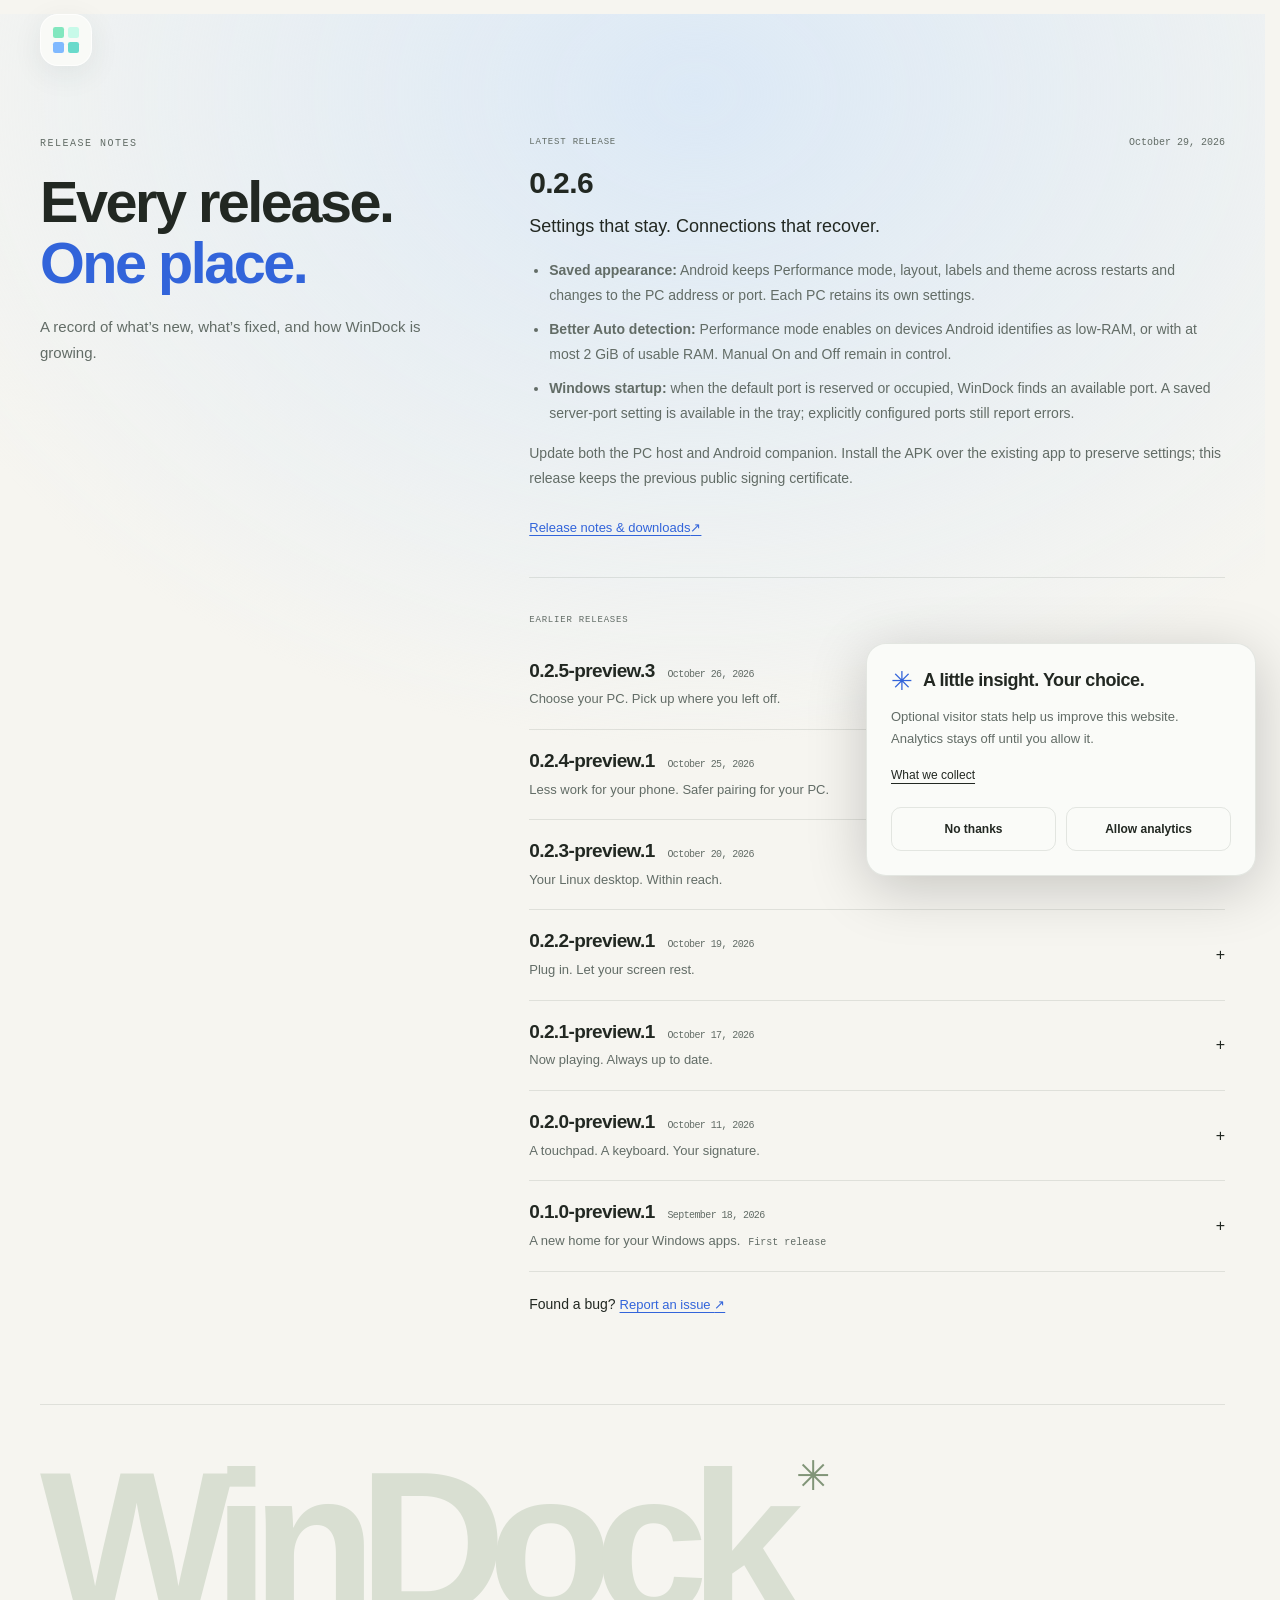
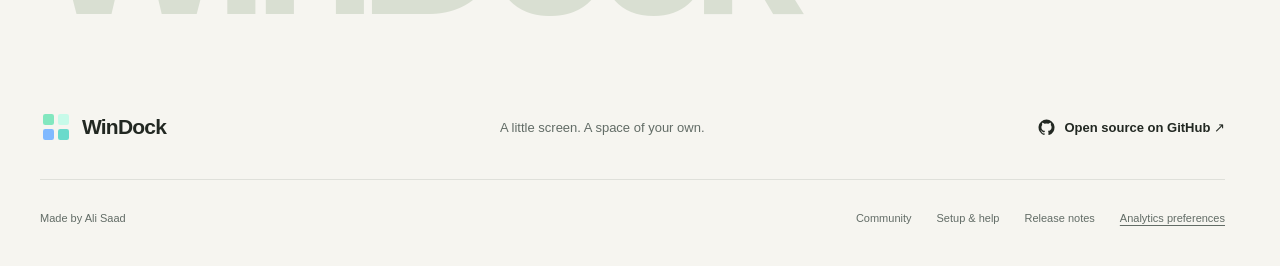
<file: website/releases.html>
<!doctype html>
<html lang="en"><head>
  <meta charset="utf-8"><meta name="viewport" content="width=device-width, initial-scale=1"><meta name="theme-color" content="#f6f5f0">
  <title>Release notes — WinDock</title><meta name="description" content="What is new, fixed and improved in WinDock for Windows, Android and Linux."><meta property="og:title" content="Release notes — WinDock"><meta property="og:description" content="What is new, fixed and improved in WinDock for Windows, Android and Linux."><meta property="og:type" content="website">
  <link rel="icon" href="./assets/windock.svg" type="image/svg+xml"><script src="./theme.js"></script><link rel="stylesheet" href="./style.css">
  <script type="module" src="./symbols.js"></script><script type="module" src="./navigation.js"></script><script type="module" src="./analytics.js"></script>
</head><body><a class="skip-link" href="#main">Skip to content</a>
  <header class="header wrap">
    <div class="nav-shell">
      <button class="nav-toggle" id="nav-toggle" type="button" aria-label="Open navigation" aria-expanded="false" aria-controls="desktop-navigation" title="Open navigation" hidden><img src="./assets/windock.svg" width="32" height="32" alt=""></button>
      <div class="nav-content" id="desktop-navigation">
        <a class="brand" href="./" aria-label="WinDock home">WinDock</a>
        <nav class="desktop-nav" aria-label="Main navigation">
      <a href="./#experience">Demo</a><a href="./#next-release">What’s new</a><a href="./setup.html">Setup & help</a><a href="./releases.html">Releases</a>
    </nav>
        <div class="header-actions"><button class="theme-toggle" id="theme-toggle" data-theme-toggle type="button" aria-label="Dark mode" aria-pressed="false" title="Switch to dark mode" hidden><svg class="theme-moon" viewBox="0 0 24 24" fill="none" stroke="currentColor" stroke-width="1.5" stroke-linecap="round" stroke-linejoin="round" aria-hidden="true"><path d="M20.5 13.4A8.5 8.5 0 0 1 10.6 3.5a8.5 8.5 0 1 0 9.9 9.9Z"/></svg><svg class="theme-sun" viewBox="0 0 24 24" fill="none" stroke="currentColor" stroke-width="1.5" stroke-linecap="round" aria-hidden="true"><circle cx="12" cy="12" r="4"/><path d="M12 2v2m0 16v2M2 12h2m16 0h2M5 5l1 1m12 12 1 1M5 19l1-1M18 6l1-1"/></svg></button><a class="nav-download" href="./#download">Get WinDock <span aria-hidden="true">↗</span></a></div>
      </div>
    </div>
  </header>
  <dialog class="mobile-menu" id="mobile-menu" aria-label="WinDock navigation">
    <div class="menu-top"><a class="brand" href="./"><img src="./assets/windock.svg" width="30" height="30" alt="">WinDock</a><button class="menu-close icon-button" type="button" aria-label="Close navigation" autofocus><span data-symbol="close"></span></button></div>
    <nav class="menu-links" aria-label="Explore WinDock"><a href="./#experience">Try the demo <span>↗</span></a><a href="./#next-release">What’s new <span>↗</span></a><a href="./setup.html">Setup & help <span>↗</span></a><a href="./releases.html">Release notes <span>↗</span></a><a href="https://github.com/aliihsaad/WinDock" target="_blank" rel="noopener noreferrer">GitHub <span>↗</span></a></nav>
    <a class="button button-primary" href="./#download">Get WinDock <span data-symbol="download"></span></a>
    <button class="menu-theme" id="mobile-theme-toggle" data-theme-toggle type="button" aria-label="Dark mode" aria-pressed="false" hidden><span>Dark mode</span><span class="theme-switch" aria-hidden="true"></span></button>
  </dialog><main id="main">    <section class="history wrap section" id="history" aria-labelledby="history-title">
      <div class="section-intro"><p class="eyebrow">RELEASE NOTES</p><h1 id="history-title">Every release.<br><span>One place.</span></h1><p>A record of what’s new, what’s fixed, and how WinDock is growing.</p></div>
      <div class="release-list">
        <article class="release-entry" id="candidate-release"><div class="release-heading"><span class="platform-badge">LATEST RELEASE</span><time datetime="2026-10-29">October 29, 2026</time></div><h3>0.2.6</h3><p class="release-title">Settings that stay. Connections that recover.</p><ul><li><strong>Saved appearance:</strong> Android keeps Performance mode, layout, labels and theme across restarts and changes to the PC address or port. Each PC retains its own settings.</li><li><strong>Better Auto detection:</strong> Performance mode enables on devices Android identifies as low-RAM, or with at most 2 GiB of usable RAM. Manual On and Off remain in control.</li><li><strong>Windows startup:</strong> when the default port is reserved or occupied, WinDock finds an available port. A saved server-port setting is available in the tray; explicitly configured ports still report errors.</li></ul><p>Update both the PC host and Android companion. Install the APK over the existing app to preserve settings; this release keeps the previous public signing certificate.</p><a href="https://github.com/aliihsaad/WinDock/releases/tag/v0.2.6-preview.1" target="_blank" rel="noopener noreferrer">Release notes &amp; downloads <span aria-hidden="true">↗</span></a></article>
        <p class="platform-badge release-earlier-label">EARLIER RELEASES</p>
        <details class="release-entry release-earlier"><summary><h3><span class="release-version">0.2.5-preview.3</span> <time class="release-date" datetime="2026-10-26">October 26, 2026</time><span class="release-summary">Choose your PC. Pick up where you left off.</span></h3><span aria-hidden="true">+</span></summary><p>PC switching, clipboard access, visible update checks, and a Linux host that stays out of your way.</p><ul><li><strong>Switch PC:</strong> find running Windows and Linux hosts on your local network, choose one inside the Android app, and remember your PCs. Forget stays forgotten after restarting; you can still find and select that PC again.</li><li><strong>PC clipboard:</strong> expand the touchpad panel, choose recent text, edit it, and tap Paste to PC. Browsing alone sends nothing. Windows uses Windows + V history; Linux reads a running clipboard manager, including Omarchy’s own. With no manager, Linux offers the current clipboard.</li><li><strong>Visible update checks:</strong> open Updates from the dock drawer or Appearance, the Android connection screen, or the Windows connection window. Downloads and installation stay manual.</li><li><strong>Linux in the background:</strong> close the connection window and keep using the dock. Reopen it for the PIN; press S or use windock stop to stop the host. Apps opened from the phone stay open.</li><li><strong>Tailscale addresses:</strong> connect Android using your PC’s numeric Tailscale address when both devices are on your tailnet. Automatic discovery remains local-network only.</li></ul><p>Update both the host and Android companion for the complete bundle. Clipboard sharing is text only; images and files are not included. Linux remains a Hyprland preview.</p><p>Built on the saved-PC contribution by <a class="contributor-link" href="https://github.com/aliihsaad/WinDock/pull/20" target="_blank" rel="noopener noreferrer">Foxtrot Kreators</a>.</p><a href="https://github.com/aliihsaad/WinDock/releases/tag/v0.2.5-preview.3" target="_blank" rel="noopener noreferrer">Release notes &amp; downloads <span aria-hidden="true">↗</span></a></details>
        <details class="release-entry release-earlier"><summary><h3><span class="release-version">0.2.4-preview.1</span> <time class="release-date" datetime="2026-10-25">October 25, 2026</time><span class="release-summary">Less work for your phone. Safer pairing for your PC.</span></h3><span aria-hidden="true">+</span></summary><ul><li>Performance mode reduces blur, shadows and touch effects, with instant paging. Choose Auto, On or Off in Appearance.</li><li>The updated Android companion can enable reduced effects automatically on low-RAM phones. Your manual choice is remembered.</li><li>Six-digit PINs, stronger attempt limits and DNS rebinding protection secure pairing and both live connections.</li><li>Clear wait messages and Allow pairing now in the Windows tray help recover from a pairing pause.</li><li>Update both apps. Android 0.2.2/0.2.3 updates in place; reopen and pair with the new PIN.</li></ul><p>Thanks to <a class="contributor-link" href="https://github.com/aliihsaad/WinDock/pull/10" target="_blank" rel="noopener noreferrer">ojaseminem</a> for the security contribution and <a class="contributor-link" href="https://github.com/aliihsaad/WinDock/issues/9" target="_blank" rel="noopener noreferrer">waly-git</a> for the older-phone report.</p><a href="https://github.com/aliihsaad/WinDock/releases/tag/v0.2.4-preview.1" target="_blank" rel="noopener noreferrer">Release notes &amp; downloads <span aria-hidden="true">↗</span></a></details>
        <details class="release-entry release-earlier"><summary><h3><span class="release-version">0.2.3-preview.1</span> <time class="release-date" datetime="2026-10-20">October 20, 2026</time><span class="release-summary">Your Linux desktop. Within reach.</span></h3><span aria-hidden="true">+</span></summary><ul><li>WinDock now runs on Hyprland Linux desktops, with apps, media, capture, the touchpad, phone keyboard and signatures.</li><li>Prebuilt Arch / Omarchy and Debian / Ubuntu packages bring their own runtime. Nothing to compile.</li><li>Touchpad, signature and capture messages fit every PC, and the touchpad no longer offers a Reconnect that can only fail again.</li><li>On Linux, apps you hid stay out of the app picker.</li><li>A website that’s easier to read and tap on phones, now with Linux downloads.</li><li>Update the PC app, then reconnect your phone. Android 0.2.2-preview.1 needs no update.</li></ul><a href="https://github.com/aliihsaad/WinDock/releases/tag/v0.2.3-preview.1" target="_blank" rel="noopener noreferrer">Release notes & downloads <span aria-hidden="true">↗</span></a></details>
        <details class="release-entry release-earlier"><summary><h3><span class="release-version">0.2.2-preview.1</span> <time class="release-date" datetime="2026-10-19">October 19, 2026</time><span class="release-summary">Plug in. Let your screen rest.</span></h3><span aria-hidden="true">+</span></summary><ul><li>Connect over USB tethering with a data cable and your usual pairing PIN. No USB debugging needed.</li><li>Clear Wi-Fi and USB choices remember their own PC addresses. Restart without USB to return to Wi-Fi.</li><li>Choose idle dimming, brightness and screen rest in This phone, also available from Appearance in the dock.</li><li>Timed rest goes black and lets Android sleep. Your phone’s screen timeout may add a delay.</li><li>Update both apps. Uninstall previous public Android previews first because the signing key has changed; your PC dock settings stay.</li></ul><p>Thanks to <a class="contributor-link" href="https://github.com/aliihsaad/WinDock/issues/6" target="_blank" rel="noopener noreferrer">waly-git</a> for suggesting USB and screen protection.</p><a href="https://github.com/aliihsaad/WinDock/releases/tag/v0.2.2-preview.1" target="_blank" rel="noopener noreferrer">Release notes & downloads <span aria-hidden="true">↗</span></a></details>
        <details class="release-entry release-earlier"><summary><h3><span class="release-version">0.2.1-preview.1</span> <time class="release-date" datetime="2026-10-17">October 17, 2026</time><span class="release-summary">Now playing. Always up to date.</span></h3><span aria-hidden="true">+</span></summary><ul><li>Track, artist and playback changes update automatically, without tapping Refresh.</li><li>Media updates pause in the background and catch up when you return.</li><li>Check for updates from the Windows tray, with a startup notification when a new version is ready.</li><li>Update the Windows installer, then reconnect your phone. No Android APK update is needed.</li></ul><p>Thanks to <a class="contributor-link" href="https://github.com/aliihsaad/WinDock/issues/1" target="_blank" rel="noopener noreferrer">Peter-KIbe</a> for reporting the playback issue.</p><a href="https://github.com/aliihsaad/WinDock/releases/tag/v0.2.1-preview.1" target="_blank" rel="noopener noreferrer">Release notes & downloads <span aria-hidden="true">↗</span></a></details>
        <details class="release-entry release-earlier"><summary><h3><span class="release-version">0.2.0-preview.1</span> <time class="release-date" datetime="2026-10-11">October 11, 2026</time><span class="release-summary">A touchpad. A keyboard. Your signature.</span></h3><span aria-hidden="true">+</span></summary><ul><li>Full-screen touchpad with a responsive grid, blue touch glow, adjustable speed, click, drag, scroll and pinch zoom.</li><li>Your Android keyboard and emoji in supported PC text fields, plus a manual keyboard button.</li><li>Draw signatures, save transparent PNGs, and paste them into compatible PC apps.</li><li>App icons recover after temporary loading failures.</li><li>A refreshed website demo with touchpad, typing and signature modes.</li></ul><a href="https://github.com/aliihsaad/WinDock/releases/tag/v0.2.0-preview.1" target="_blank" rel="noopener noreferrer">Release notes & downloads <span aria-hidden="true">↗</span></a></details>
        <details class="release-entry release-earlier"><summary><h3><span class="release-version">0.1.0-preview.1</span> <time class="release-date" datetime="2026-09-18">September 18, 2026</time><span class="release-summary">A new home for your Windows apps.<span class="release-date">First release</span></span></h3><span aria-hidden="true">+</span></summary><ul><li>A landscape dock with real app icons, pages, backgrounds and glass themes.</li><li>App launching, media and system controls, screenshots and silent screen recordings.</li><li>Windows setup installer, Android companion and local PIN pairing.</li></ul><a href="https://github.com/aliihsaad/WinDock/releases/tag/v0.1.0-preview.1" target="_blank" rel="noopener noreferrer">View this release <span aria-hidden="true">↗</span></a></details>
        <p class="history-feedback">Found a bug? <a href="https://github.com/aliihsaad/WinDock/issues/new" target="_blank" rel="noopener noreferrer" aria-label="Report an issue on GitHub (opens in a new tab)">Report an issue <span aria-hidden="true">↗</span></a></p>
      </div>
    </section>

</main><footer class="footer wrap"><div class="footer-wordmark" aria-hidden="true">WinDock<span>✳</span></div><div class="footer-top"><a class="brand" href="./"><img src="./assets/windock.svg" width="32" height="32" alt="">WinDock</a><p>A little screen. A space of your own.</p><a class="text-link" href="https://github.com/aliihsaad/WinDock" target="_blank" rel="noopener noreferrer"><span data-symbol="github"></span> Open source on GitHub ↗</a></div><div class="footer-bottom"><span>Made by <a href="https://github.com/aliihsaad" target="_blank" rel="noopener noreferrer">Ali Saad</a></span><div class="footer-links"><a href="./#community">Community</a><a href="./setup.html">Setup & help</a><a href="./releases.html">Release notes</a><button class="privacy-link" id="analytics-preferences" type="button" aria-controls="analytics-notice" aria-expanded="false" hidden>Analytics preferences</button></div></div></footer>  <section class="analytics-notice" id="analytics-notice" aria-labelledby="analytics-title" hidden>
    <div class="analytics-heading"><span class="analytics-mark" aria-hidden="true">✳</span><h2 id="analytics-title">A little insight. Your choice.</h2></div>
    <p>Optional visitor stats help us improve this website. Analytics stays off until you allow it.</p>
    <details class="analytics-details">
      <summary>What we collect</summary>
      <p>Vercel Analytics records page views, referrers, approximate location and browser/device information, without analytics cookies. We remove query strings and fragments from page URLs. Your dock and its data stay private.</p>
      <p>We remember your choice in this browser. Change it anytime using <strong>Analytics preferences</strong> in the footer. <a href="https://vercel.com/docs/analytics/privacy-policy" target="_blank" rel="noopener noreferrer">Vercel’s privacy details ↗</a></p>
    </details>
    <p class="analytics-choice" id="analytics-choice" hidden></p>
    <div class="analytics-actions"><button type="button" id="analytics-decline">No thanks</button><button type="button" id="analytics-allow">Allow analytics</button></div>
  </section>
  <p class="count-readable" id="analytics-feedback" role="status"></p>

<noscript><p class="noscript">JavaScript enables the interactive demo and download availability. <a href="https://github.com/aliihsaad/WinDock/releases/tag/v0.2.6-preview.1">Get the current release on GitHub.</a></p></noscript></body></html>
</file>
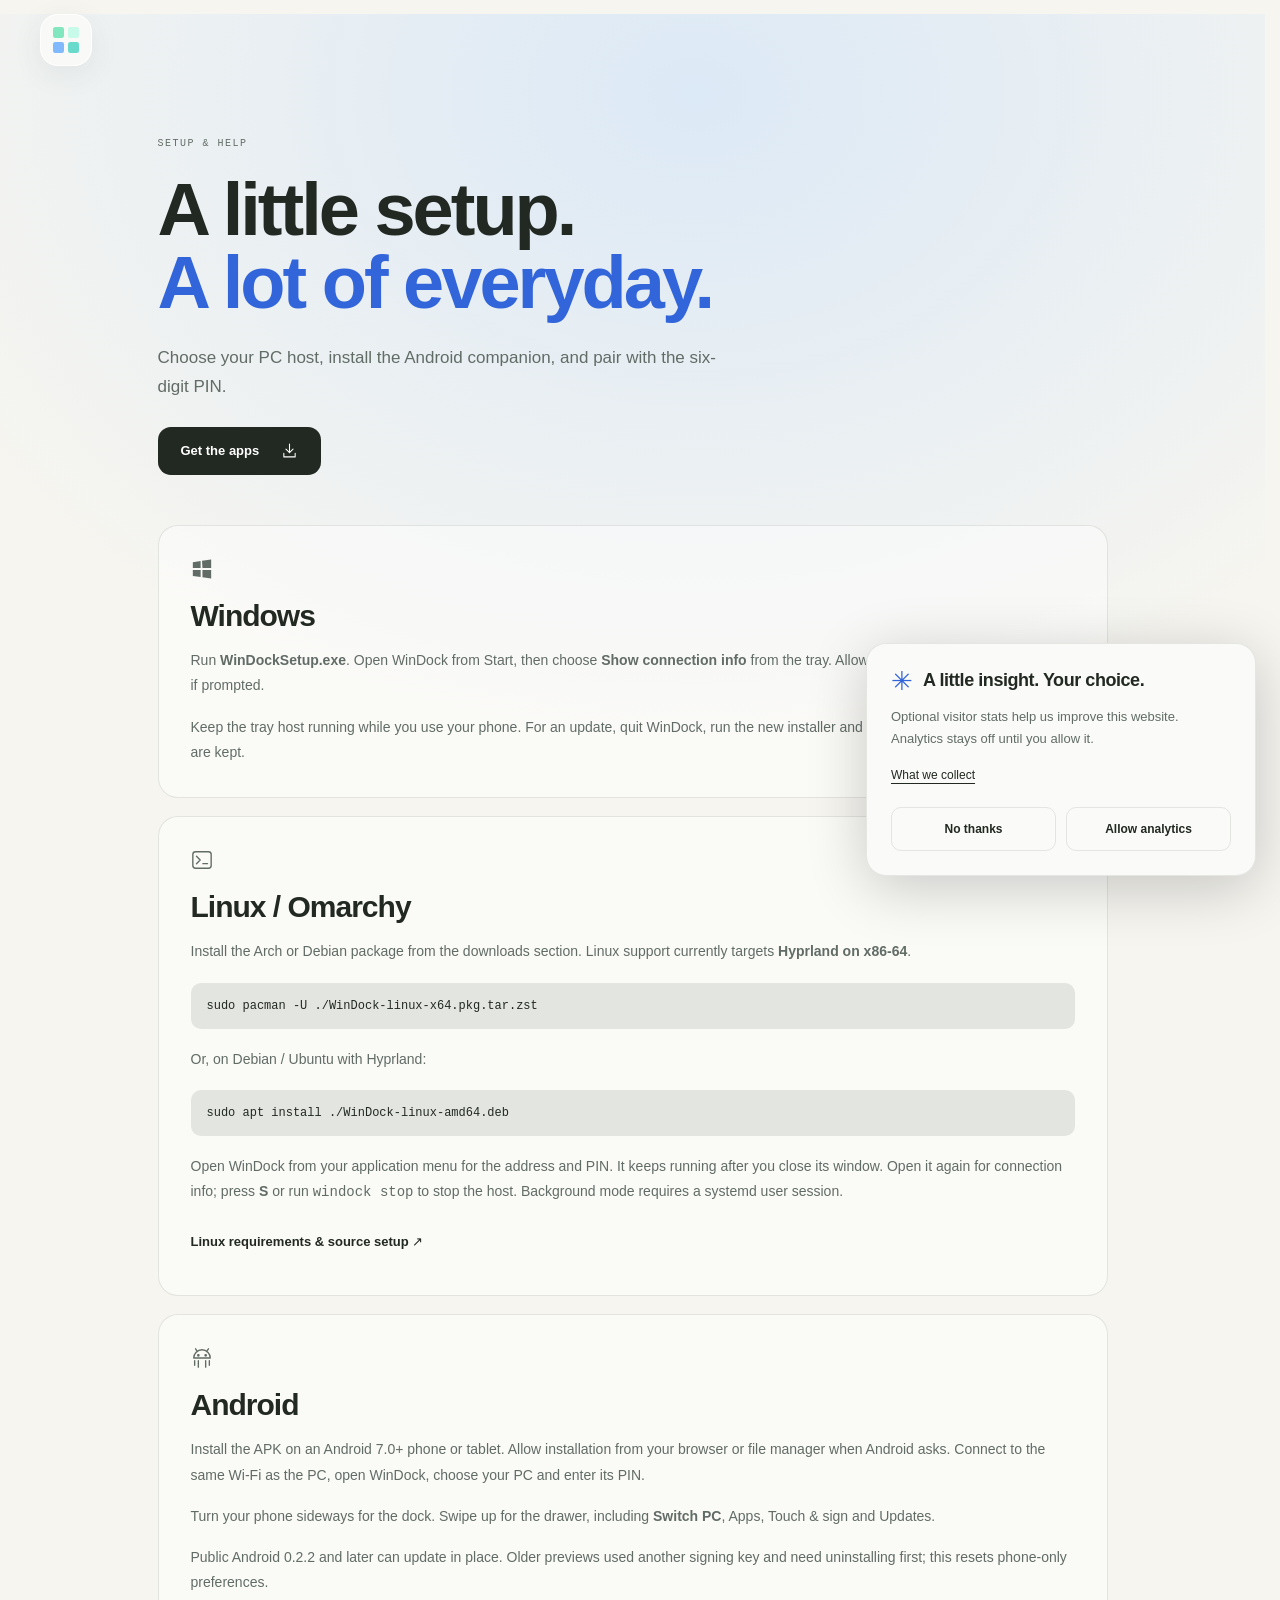
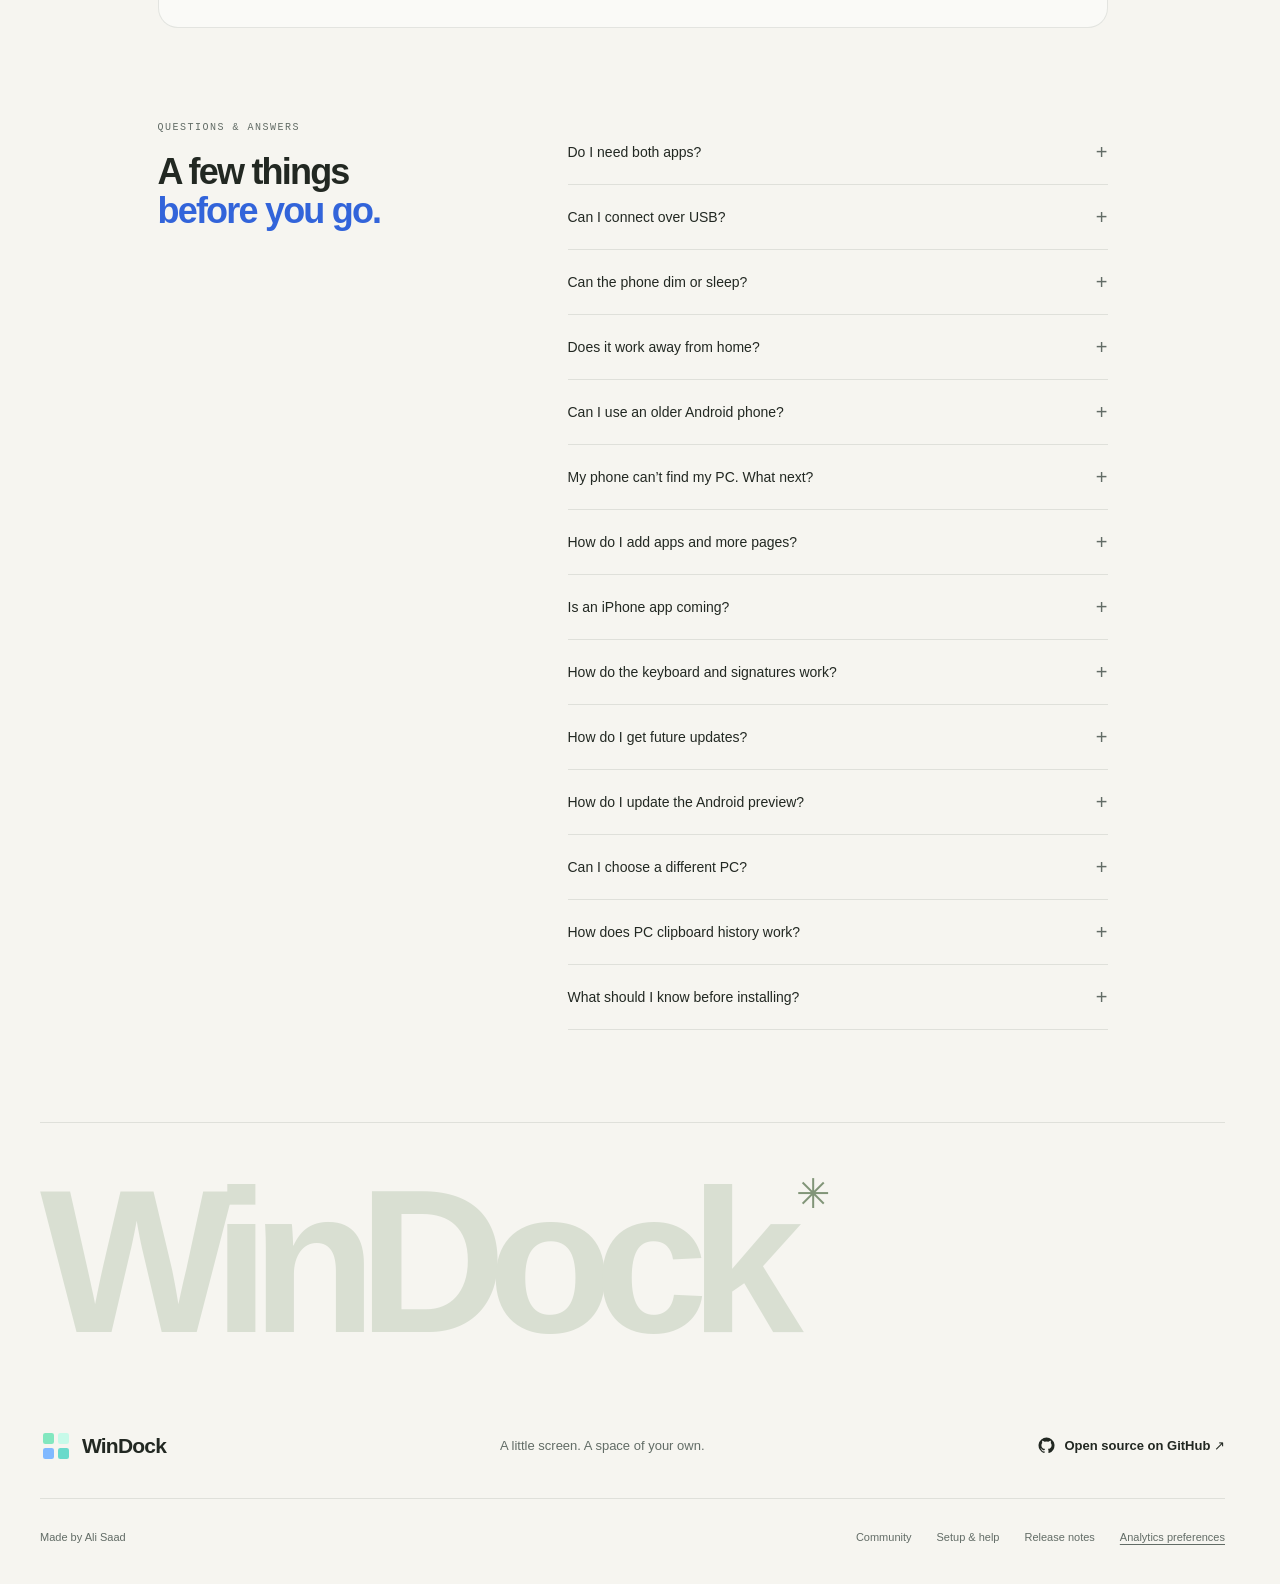
<file: website/setup.html>
<!doctype html>
<html lang="en"><head>
  <meta charset="utf-8"><meta name="viewport" content="width=device-width, initial-scale=1"><meta name="theme-color" content="#f6f5f0">
  <title>Setup & help — WinDock</title><meta name="description" content="Install WinDock on Windows, Hyprland Linux and Android. Pair your phone, switch PCs, use USB and find answers to common questions."><meta property="og:title" content="Setup & help — WinDock"><meta property="og:description" content="Install WinDock on Windows, Hyprland Linux and Android. Pair your phone, switch PCs, use USB and find answers to common questions."><meta property="og:type" content="website">
  <link rel="icon" href="./assets/windock.svg" type="image/svg+xml"><script src="./theme.js"></script><link rel="stylesheet" href="./style.css">
  <script type="module" src="./symbols.js"></script><script type="module" src="./navigation.js"></script><script type="module" src="./analytics.js"></script>
</head><body><a class="skip-link" href="#main">Skip to content</a>
  <header class="header wrap">
    <div class="nav-shell">
      <button class="nav-toggle" id="nav-toggle" type="button" aria-label="Open navigation" aria-expanded="false" aria-controls="desktop-navigation" title="Open navigation" hidden><img src="./assets/windock.svg" width="32" height="32" alt=""></button>
      <div class="nav-content" id="desktop-navigation">
        <a class="brand" href="./" aria-label="WinDock home">WinDock</a>
        <nav class="desktop-nav" aria-label="Main navigation">
      <a href="./#experience">Demo</a><a href="./#next-release">What’s new</a><a href="./setup.html">Setup & help</a><a href="./releases.html">Releases</a>
    </nav>
        <div class="header-actions"><button class="theme-toggle" id="theme-toggle" data-theme-toggle type="button" aria-label="Dark mode" aria-pressed="false" title="Switch to dark mode" hidden><svg class="theme-moon" viewBox="0 0 24 24" fill="none" stroke="currentColor" stroke-width="1.5" stroke-linecap="round" stroke-linejoin="round" aria-hidden="true"><path d="M20.5 13.4A8.5 8.5 0 0 1 10.6 3.5a8.5 8.5 0 1 0 9.9 9.9Z"/></svg><svg class="theme-sun" viewBox="0 0 24 24" fill="none" stroke="currentColor" stroke-width="1.5" stroke-linecap="round" aria-hidden="true"><circle cx="12" cy="12" r="4"/><path d="M12 2v2m0 16v2M2 12h2m16 0h2M5 5l1 1m12 12 1 1M5 19l1-1M18 6l1-1"/></svg></button><a class="nav-download" href="./#download">Get WinDock <span aria-hidden="true">↗</span></a></div>
      </div>
    </div>
  </header>
  <dialog class="mobile-menu" id="mobile-menu" aria-label="WinDock navigation">
    <div class="menu-top"><a class="brand" href="./"><img src="./assets/windock.svg" width="30" height="30" alt="">WinDock</a><button class="menu-close icon-button" type="button" aria-label="Close navigation" autofocus><span data-symbol="close"></span></button></div>
    <nav class="menu-links" aria-label="Explore WinDock"><a href="./#experience">Try the demo <span>↗</span></a><a href="./#next-release">What’s new <span>↗</span></a><a href="./setup.html">Setup & help <span>↗</span></a><a href="./releases.html">Release notes <span>↗</span></a><a href="https://github.com/aliihsaad/WinDock" target="_blank" rel="noopener noreferrer">GitHub <span>↗</span></a></nav>
    <a class="button button-primary" href="./#download">Get WinDock <span data-symbol="download"></span></a>
    <button class="menu-theme" id="mobile-theme-toggle" data-theme-toggle type="button" aria-label="Dark mode" aria-pressed="false" hidden><span>Dark mode</span><span class="theme-switch" aria-hidden="true"></span></button>
  </dialog><main id="main"><section class="guide-intro wrap"><p class="eyebrow">SETUP & HELP</p><h1>A little setup.<br><span>A lot of everyday.</span></h1><p>Choose your PC host, install the Android companion, and pair with the six-digit PIN.</p><a class="button button-primary" href="./#download">Get the apps <span data-symbol="download"></span></a></section>
<section class="guide-steps wrap" aria-label="Installation guides"><article id="windows-help"><span data-symbol="windows"></span><h2>Windows</h2><p>Run <strong>WinDockSetup.exe</strong>. Open WinDock from Start, then choose <strong>Show connection info</strong> from the tray. Allow access on your private network if prompted.</p><p>Keep the tray host running while you use your phone. For an update, quit WinDock, run the new installer and reopen it. Your PC dock settings are kept.</p></article><article id="linux-help"><span data-symbol="terminal"></span><h2>Linux / Omarchy</h2><p>Install the Arch or Debian package from the downloads section. Linux support currently targets <strong>Hyprland on x86-64</strong>.</p><pre><code>sudo pacman -U ./WinDock-linux-x64.pkg.tar.zst</code></pre><p>Or, on Debian / Ubuntu with Hyprland:</p><pre><code>sudo apt install ./WinDock-linux-amd64.deb</code></pre><p>Open WinDock from your application menu for the address and PIN. It keeps running after you close its window. Open it again for connection info; press <strong>S</strong> or run <code>windock stop</code> to stop the host. Background mode requires a systemd user session.</p><a class="text-link" href="https://github.com/aliihsaad/WinDock/blob/main/README.md#linux-preview" target="_blank" rel="noopener noreferrer">Linux requirements & source setup ↗</a></article><article id="android-help"><span data-symbol="android"></span><h2>Android</h2><p>Install the APK on an Android 7.0+ phone or tablet. Allow installation from your browser or file manager when Android asks. Connect to the same Wi-Fi as the PC, open WinDock, choose your PC and enter its PIN.</p><p>Turn your phone sideways for the dock. Swipe up for the drawer, including <strong>Switch PC</strong>, Apps, Touch & sign and Updates.</p><p>Public Android 0.2.2 and later can update in place. Older previews used another signing key and need uninstalling first; this resets phone-only preferences.</p></article></section>    <section class="faq wrap section" id="faq" aria-labelledby="faq-title"><div><p class="eyebrow">QUESTIONS & ANSWERS</p><h2 id="faq-title">A few things<br><span>before you go.</span></h2></div><div class="faq-list">
      <details><summary>Do I need both apps?<span aria-hidden="true">+</span></summary><p>The Windows or Linux host runs on your PC. On your phone, use the Android app for the fullscreen experience, or open the address shown by the PC host in a browser. Both connect to the same dock.</p></details>
      <details><summary>Can I connect over USB?<span aria-hidden="true">+</span></summary><p>Yes. Use a data-capable cable, enable <strong>USB tethering</strong> in Android Settings, then select <strong>Connect by USB → Find USB PC</strong>. Enter the normal PIN from the Windows tray. No USB debugging is required. For wireless, select <strong>Connect by Wi-Fi</strong>. Tethering can share mobile data with Windows; turn mobile data off if unwanted.</p></details>
      <details><summary>Can the phone dim or sleep?<span aria-hidden="true">+</span></summary><p>Open <strong>This phone</strong> on the connection screen or <strong>Appearance → This phone · screen &amp; sleep</strong> in the dock. Choose idle dimming and screen rest. At a timed limit the dock goes black and lets Android sleep; the phone’s own screen timeout may add a delay. These controls reduce prolonged display exposure but cannot guarantee burn-in prevention.</p></details>
      <details><summary>Does it work away from home?<span aria-hidden="true">+</span></summary><p>WinDock works directly over your network. In 0.2.5, if you already use Tailscale on both devices, enter the PC’s numeric Tailscale address manually in the Android app and pair with its PIN. Automatic discovery remains local-network only. WinDock does not set up a VPN or provide a hosted remote-access service.</p></details>
      <details><summary>Can I use an older Android phone?<span aria-hidden="true">+</span></summary><p>The Android app supports Android 7.0 and newer. Update Android System WebView if the interface has trouble loading, then turn the phone sideways for the dock.</p></details>
      <details><summary>My phone can’t find my PC. What next?<span aria-hidden="true">+</span></summary><p>Check that the WinDock host is running and both devices are on the same network. On Windows, open <strong>Show connection info</strong> from the tray; on Linux, open WinDock again. Read the displayed address and enter that address manually on the phone. Guest Wi-Fi and firewall settings can prevent devices from seeing each other.</p></details>
      <details><summary>How do I add apps and more pages?<span aria-hidden="true">+</span></summary><p>Swipe up and open <strong>Apps</strong> to pin your favorites. New pages appear as you add more than your chosen four, six, or eight icons. Hold to rearrange, and drag an icon to the edge to move it between pages.</p></details>
      <details><summary>Is an iPhone app coming?<span aria-hidden="true">+</span></summary><p>Yes. An iOS companion is planned, using the same dock interface and local connection to your Windows PC. It is not available to download yet, and there is no release date.</p></details>
      <details><summary>How do the keyboard and signatures work?<span aria-hidden="true">+</span></summary><p>Open <strong>Touch & sign</strong> in the drawer. In the Android app, supported PC text fields can open your phone keyboard automatically; the keyboard button is always available as a fallback. Words arrive when your keyboard commits them. Signatures are handwritten images: save a PNG, or paste into a PC app that accepts images. The website demo only simulates these actions.</p></details>
      <details><summary>How do I get future updates?<span aria-hidden="true">+</span></summary><p>On Windows, choose <strong>Check for updates</strong> from the tray. With 0.2.5, you can also open <strong>Updates</strong> in the dock drawer or Appearance, Android’s connection screen, or the Windows connection window. The app shows the installed version and whether an update is available. Downloads and installation are manual: quit the Windows host, run the new installer, and reconnect your phone. Your dock settings are kept.</p></details>
      <details><summary>How do I update the Android preview?<span aria-hidden="true">+</span></summary><p>The Android app has its own version and update check in 0.2.5. Install the new APK over public 0.2.2 or later to keep phone settings. Older public previews used another signing key, so uninstall those first, then install and pair again. Uninstalling resets phone-only preferences; the dock on your PC is preserved.</p></details>
      <details><summary>Can I choose a different PC?<span aria-hidden="true">+</span></summary><p>In 0.2.5, open <strong>Switch PC</strong> from the Android connection screen or dock drawer. Refresh finds running hosts on your local network; choose a PC and pair with its PIN. You can keep both hosts running. Forget removes a remembered PC and prevents automatic reconnection, while Refresh can find it again for an explicit choice.</p></details>
      <details><summary>How does PC clipboard history work?<span aria-hidden="true">+</span></summary><p>In 0.2.5, open <strong>Touch &amp; sign → PC clipboard</strong>. Choose recent text, edit it, then tap <strong>Paste to PC</strong> with a supported text field focused on the PC. Browsing sends nothing. Windows needs history enabled with Windows + V. Linux reads a running clipboard manager, or offers the current clipboard if none is running. Images and files are excluded, and closing the panel clears its text from the phone.</p></details>
      <details><summary>What should I know before installing?<span aria-hidden="true">+</span></summary><p>The Windows installer is unsigned and the Android APK is debug-signed. Download the installers from this website or the official GitHub release, and check the published SHA-256 sums if you need to verify the files. An Android build signed with a different key may require uninstalling the previous one first.</p></details>
    </div></section>
</main><footer class="footer wrap"><div class="footer-wordmark" aria-hidden="true">WinDock<span>✳</span></div><div class="footer-top"><a class="brand" href="./"><img src="./assets/windock.svg" width="32" height="32" alt="">WinDock</a><p>A little screen. A space of your own.</p><a class="text-link" href="https://github.com/aliihsaad/WinDock" target="_blank" rel="noopener noreferrer"><span data-symbol="github"></span> Open source on GitHub ↗</a></div><div class="footer-bottom"><span>Made by <a href="https://github.com/aliihsaad" target="_blank" rel="noopener noreferrer">Ali Saad</a></span><div class="footer-links"><a href="./#community">Community</a><a href="./setup.html">Setup & help</a><a href="./releases.html">Release notes</a><button class="privacy-link" id="analytics-preferences" type="button" aria-controls="analytics-notice" aria-expanded="false" hidden>Analytics preferences</button></div></div></footer>  <section class="analytics-notice" id="analytics-notice" aria-labelledby="analytics-title" hidden>
    <div class="analytics-heading"><span class="analytics-mark" aria-hidden="true">✳</span><h2 id="analytics-title">A little insight. Your choice.</h2></div>
    <p>Optional visitor stats help us improve this website. Analytics stays off until you allow it.</p>
    <details class="analytics-details">
      <summary>What we collect</summary>
      <p>Vercel Analytics records page views, referrers, approximate location and browser/device information, without analytics cookies. We remove query strings and fragments from page URLs. Your dock and its data stay private.</p>
      <p>We remember your choice in this browser. Change it anytime using <strong>Analytics preferences</strong> in the footer. <a href="https://vercel.com/docs/analytics/privacy-policy" target="_blank" rel="noopener noreferrer">Vercel’s privacy details ↗</a></p>
    </details>
    <p class="analytics-choice" id="analytics-choice" hidden></p>
    <div class="analytics-actions"><button type="button" id="analytics-decline">No thanks</button><button type="button" id="analytics-allow">Allow analytics</button></div>
  </section>
  <p class="count-readable" id="analytics-feedback" role="status"></p>

<noscript><p class="noscript">JavaScript enables the interactive demo and download availability. <a href="https://github.com/aliihsaad/WinDock/releases/tag/v0.2.6-preview.1">Get the current release on GitHub.</a></p></noscript></body></html>
</file>
<file: website/style.css>
@charset "UTF-8";
/* WinDock's shared palette and type scale. */
:root{color-scheme:light;--bg:#f6f5f0;--fg:#222822;--muted:#626c66;--mint:#3264da;--line:#263d291c;--surface:#ffffff75;--solid:#fafbf8;--button-bg:#222822;--button-fg:#fff;--glow:#dce9f6;--font:Arial,Helvetica,sans-serif;--mono:"Cascadia Code",Consolas,monospace;font-family:var(--font);color:var(--fg);background:var(--bg);font-synthesis:none;scroll-behavior:smooth;scroll-padding-top:110px;scrollbar-gutter:stable}
:root[data-theme="dark"]{color-scheme:dark;--bg:#101613;--fg:#eaf0e7;--muted:#adb9aa;--mint:#91b5ff;--line:#efffdf20;--surface:#ffffff06;--solid:#18211c;--button-bg:#dcebd5;--button-fg:#162019;--glow:#23372e}
*{box-sizing:border-box}
body{margin:0;background:radial-gradient(ellipse 850px 650px at 55% 80px,var(--glow),transparent),var(--bg)}
a{color:inherit;text-decoration:none}
button{font:inherit;color:inherit;cursor:pointer;border:0;background:none}
button:disabled{cursor:default}
button,a,summary{-webkit-tap-highlight-color:transparent;touch-action:manipulation}
:is(button,a,summary,input):focus-visible{outline:2px solid var(--mint);outline-offset:4px}
::selection{background:#a8c4f77a}
img{max-width:100%;display:block}
h1,h2,h3,p{margin:0}
svg{display:block;width:22px;height:22px;flex-shrink:0}
[hidden]{display:none!important}
.wrap{width:min(1200px,calc(100% - 80px));margin-inline:auto}
.section{padding-block:92px}
.eyebrow{color:var(--muted);font:10px/1.6 var(--mono);letter-spacing:1.5px}
h1{font-size:clamp(66px,7.8vw,100px);line-height:.98;letter-spacing:-5.5px;font-weight:650}
h1 span,h2 span{color:var(--mint)}
h2{font-size:clamp(32px,4vw,48px);line-height:1.08;letter-spacing:-1.8px;font-weight:600}
h3{font-size:22px;line-height:1.2;letter-spacing:-.6px}
.button{display:inline-flex;align-items:center;justify-content:center;gap:22px;min-height:48px;padding:14px 22px;border:1px solid var(--line);border-radius:13px;font-size:13px;font-weight:600;transition:background .2s,transform .2s}
.button:hover{transform:translateY(-2px)}
.button-primary{background:var(--button-bg);color:var(--button-fg);border-color:transparent}
.button-secondary{background:var(--surface)}
.button svg{width:17px;height:17px}
.text-link{display:inline-flex;align-items:center;gap:9px;padding:0;min-height:44px;font-size:13px;font-weight:600}
.text-link:hover{color:var(--mint)}
.text-link svg{width:17px;height:17px}
.live-dot,.new-dot{display:inline-block;width:6px;height:6px;flex-shrink:0;border-radius:50%;background:#54977c}
.new-dot{background:var(--mint)}
.icon-button{display:inline-grid;place-items:center;width:44px;height:44px;border:1px solid var(--line);border-radius:12px;background:var(--surface);flex-shrink:0}
.skip-link{position:fixed;left:20px;top:10px;padding:12px;background:var(--mint);color:var(--bg);z-index:100;transform:translateY(-200%)}
.skip-link:focus{transform:none}

/* The familiar glass navigation expands from the WinDock icon. */
.header{position:sticky;top:14px;z-index:20;height:52px;margin-top:14px;pointer-events:none}
.nav-shell{position:relative;width:min(820px,100%);height:52px;padding:3px;border:1px solid #ffffffb3;border-radius:26px;background:#fafbf8e6;backdrop-filter:blur(24px);box-shadow:0 8px 30px #263a3e14;pointer-events:auto;overflow:hidden}
.header[data-nav-ready] .nav-shell{width:52px;border-radius:18px;transition:width .68s cubic-bezier(.22,1,.36,1),border-radius .68s cubic-bezier(.22,1,.36,1)}
:root[data-theme="dark"] .nav-shell{background:#18211ceb;border-color:var(--line);box-shadow:0 8px 30px #0005}
.nav-content{position:absolute;inset:3px 8px 3px 64px;display:flex;align-items:center;justify-content:space-between;gap:20px;white-space:nowrap}
.header:not([data-nav-ready]) .nav-content{left:18px}
.header[data-nav-ready] .nav-content{opacity:0;visibility:hidden;transform:translateX(-12px);pointer-events:none;transition:opacity .18s,transform .35s,visibility 0s .35s}
@media(min-width:901px) and (hover:hover) and (pointer:fine){
  .header[data-expanded="true"] .nav-shell{width:min(820px,100%);border-radius:26px}
  .header[data-expanded="true"] .nav-content{opacity:1;visibility:visible;transform:none;pointer-events:auto;transition:opacity .35s .12s,transform .5s .08s,visibility 0s}
}
.header :is(button,a):focus-visible{outline-offset:-2px}
.brand{display:inline-flex;align-items:center;gap:10px;font-size:21px;font-weight:700;letter-spacing:-.8px;white-space:nowrap}
.desktop-nav{display:flex;align-items:center;gap:25px;margin-left:auto}
.desktop-nav a{display:inline-flex;align-items:center;min-height:44px;font-size:12px;color:var(--muted)}
.desktop-nav a:hover{color:var(--fg)}
.header-actions{display:flex;align-items:center;gap:10px}
.nav-download{min-height:44px;display:inline-flex;align-items:center;gap:14px;padding:10px 16px;background:var(--button-bg);color:var(--button-fg);border-radius:10px;font-size:12px;font-weight:600;white-space:nowrap}
.theme-toggle,.nav-toggle{display:grid;place-items:center;width:40px;height:44px;padding:8px;border-radius:10px}
.theme-toggle:hover,.nav-toggle:hover{background:var(--line)}
.theme-toggle svg{width:18px;height:18px}
.theme-sun{display:none}
:root[data-theme="dark"] .theme-sun{display:block}
:root[data-theme="dark"] .theme-moon{display:none}
.nav-toggle{display:grid;width:44px;height:44px;padding:6px;border-radius:14px}
.nav-toggle img{width:32px;height:32px;max-width:none}
html.menu-open{overflow:hidden}
.menu-open body{position:fixed;inset-inline:0;top:var(--nav-scroll-top,0px)}
.mobile-menu{inset:16px;margin:0 0 auto auto;width:min(420px,calc(100% - 32px));max-height:calc(100dvh - 32px);padding:24px;border:1px solid var(--line);border-radius:22px;background:var(--solid);color:var(--fg);overflow-y:auto}
dialog::backdrop{background:#0d181980;backdrop-filter:blur(8px)}
.menu-top{display:flex;align-items:center;justify-content:space-between;gap:12px}
.menu-links{display:grid;margin:24px 0}
.menu-links a{display:flex;align-items:center;justify-content:space-between;min-height:62px;border-bottom:1px solid var(--line);font-size:22px;letter-spacing:-.6px}
.menu-links a span{color:var(--muted);font-size:16px}
.mobile-menu>.button{width:100%}
.menu-theme{display:flex;align-items:center;justify-content:space-between;width:100%;min-height:48px;margin-top:14px;font-size:13px}
.theme-switch{width:36px;height:22px;padding:3px;border-radius:20px;background:var(--line)}
.theme-switch::after{content:"";display:block;width:16px;height:16px;border-radius:50%;background:var(--muted);transition:transform .2s}
.menu-theme[aria-pressed="true"] .theme-switch{background:var(--mint)}
.menu-theme[aria-pressed="true"] .theme-switch::after{background:var(--bg);transform:translateX(14px)}

/* Hero and the live product demonstration. */
.hero{display:grid;grid-template-columns:1.2fr 1fr;gap:70px;align-items:end;padding-block:68px 56px}
.release-link{display:inline-flex;align-items:center;gap:9px;min-height:36px;margin-bottom:24px;font:11px var(--mono)}
.release-link>span:last-child{color:var(--muted);padding-left:8px;border-left:1px solid var(--line);font:12px var(--font)}
.hero-copy{padding-bottom:6px}
.hero-copy>.eyebrow{margin-bottom:17px}
.hero-copy>p:not(.eyebrow):not(.hero-note){max-width:405px;font-size:19px;line-height:1.6;color:var(--muted)}
.hero-actions{display:flex;align-items:center;gap:24px;margin-top:25px}
.hero-note{display:flex;flex-wrap:wrap;gap:8px;margin-top:20px;font-size:11px;color:var(--muted);line-height:1.5}
.experience{scroll-margin-top:100px}
.demo-heading{display:flex;align-items:end;justify-content:space-between;gap:24px;margin-bottom:20px}
.demo-heading h2{margin-top:8px;font-size:24px;letter-spacing:-.7px}
.demo-badge{display:inline-flex;align-items:center;gap:8px;color:var(--muted);font-size:11px;padding-bottom:3px}
.demo-workspace{padding:10px;border:1px solid #ffffffa3;border-radius:26px;background:#ffffff55;box-shadow:0 20px 80px #253f5810,inset 0 1px #fff}
:root[data-theme="dark"] .demo-workspace{background:#ffffff05;border-color:var(--line);box-shadow:0 20px 80px #0002,inset 0 1px #ffffff10}
.demo-toolbar{display:flex;align-items:center;justify-content:space-between;gap:12px;padding:0 4px 10px}
.demo-shortcuts{display:flex;flex-wrap:wrap;gap:4px}
.preview-open{min-height:42px;display:inline-flex;align-items:center;gap:7px;padding:10px 15px;border-radius:11px;font-size:12px;color:var(--muted)}
.preview-open:hover,.preview-open[aria-pressed="true"]{background:var(--solid);color:var(--fg);box-shadow:0 2px 8px #00000008}
.demo-expand{border:none;background:transparent;font-size:22px}
.device{padding:7px;background:#172329;border:1px solid #49606a;border-radius:22px;box-shadow:inset 0 1px #ffffff38}
.device-screen{position:relative;aspect-ratio:2.08;border-radius:15px;background:#111d26;overflow:hidden}
#demo-frame{display:block;border:0;position:absolute;top:0;left:0;transform-origin:top left}
.demo-bottom{display:flex;align-items:center;justify-content:space-between;gap:20px;padding:13px 12px 3px}
#demo-current-pc{display:flex;align-items:center;gap:8px;font-size:12px}
.demo-platform{color:var(--muted);padding-left:8px;border-left:1px solid var(--line)}
.density-control{display:flex;align-items:center;gap:12px;color:var(--muted);font-size:11px}
.segmented{display:flex;padding:3px;border:1px solid var(--line);border-radius:9px}
.segmented button{min-width:32px;min-height:32px;border-radius:6px;font-size:11px}
.segmented button[aria-pressed="true"]{background:var(--button-bg);color:var(--button-fg)}
.demo-note{margin:14px 5px 0;text-align:center;font-size:12px;line-height:1.6;color:var(--muted)}
.demo-typing{display:flex;align-items:start;gap:20px;padding:20px;margin-top:12px;border:1px solid var(--line);border-radius:14px;background:var(--surface);font-size:12px}
.demo-typing>span{color:var(--muted)}
.demo-typing output{flex:1;white-space:pre-wrap;overflow-wrap:anywhere}
.demo-typing button{min-height:32px;text-decoration:underline}
.experience:fullscreen{width:100%;max-width:none;padding:24px;overflow:auto;background:var(--bg)}
.experience:fullscreen .device-screen{height:calc(100dvh - 230px);min-height:220px;aspect-ratio:auto}

/* Android's native PC picker, represented outside the scaled dock. */
.pc-demo-picker{width:min(530px,calc(100% - 32px));max-height:calc(100dvh - 32px);padding:26px;border:1px solid var(--line);border-radius:24px;color:var(--fg);background:var(--solid);box-shadow:0 24px 100px #0003}
html:has(.pc-demo-picker[open]){overflow:hidden}
.pc-demo-picker{overscroll-behavior:contain}
.picker-heading{display:flex;align-items:center;justify-content:space-between;gap:16px}
.picker-heading h2{font-size:30px;margin-top:6px;letter-spacing:-1px}
.pc-demo-picker>p{font-size:13px;line-height:1.6;color:var(--muted);margin-top:15px}
.pc-demo-picker .picker-status{min-height:20px;font-size:12px}
#pc-demo-list h3{font-size:13px;letter-spacing:0;margin:22px 0 10px}
.pc-demo-row{display:flex;align-items:center;gap:10px;border:1px solid var(--line);border-radius:13px;margin-bottom:9px;padding:5px;background:var(--surface)}
.pc-demo-row[data-current="true"]{border-color:#5b987c}
.pc-demo-select{display:grid;gap:6px;text-align:left;flex:1;min-width:0;padding:10px;border-radius:8px}
.pc-demo-select:hover{background:var(--line)}
.pc-demo-select strong{font-size:15px}
.pc-demo-select span{font-size:12px;color:var(--muted)}
.pc-demo-select small{font:11px var(--mono);color:var(--muted)}
.pc-demo-forget{min-height:44px;padding:10px;border-radius:8px;font-size:12px;color:var(--muted)}
.pc-demo-forget:hover{background:var(--line)}
.picker-footer{display:flex;align-items:center;justify-content:space-between;gap:20px;border-top:1px solid var(--line);padding-top:18px;margin-top:18px}
.picker-footer>span{max-width:180px;color:var(--muted);font-size:11px;line-height:1.6}
.picker-footer .button{min-height:44px;padding:10px 15px;gap:8px}
#pc-demo-confirm{margin-top:24px}
#pc-demo-confirm h3{font-size:20px}
#pc-demo-confirm p{margin-top:12px;color:var(--muted);line-height:1.6;font-size:13px}
.picker-confirm-actions{display:flex;justify-content:end;gap:10px;margin-top:22px}

/* One release section; a shorter introduction to everyday features. */
.section-heading{display:flex;justify-content:space-between;align-items:end;gap:48px;margin-bottom:34px}
.section-heading h2{margin-top:15px}
.section-heading>p,.section-heading>div>p:not(.eyebrow){max-width:355px;color:var(--muted);font-size:15px;line-height:1.65}
.release-spotlight{padding-bottom:46px;border-bottom:1px solid var(--line)}
.release-highlights{display:grid;grid-template-columns:repeat(4,minmax(0,1fr));gap:15px}
.release-highlights article{display:flex;flex-direction:column;align-items:start;padding:24px;border:1px solid var(--line);border-radius:18px;background:var(--surface)}
.feature-icon{color:var(--mint);margin-bottom:25px}
.release-highlights h3{font-size:21px;line-height:1.22}
.release-highlights p{margin-top:12px;color:var(--muted);font-size:13px;line-height:1.7}
.release-highlights .text-link{font-size:12px;margin-top:auto;padding-top:20px;text-align:left}
.release-footer{display:flex;justify-content:space-between;align-items:center;gap:20px;padding-top:17px;font-size:12px;color:var(--muted)}
.everyday{padding-block:54px 82px}
.everyday-grid{display:grid;grid-template-columns:repeat(3,1fr);gap:50px}
.everyday-grid article>span{display:block;margin-bottom:20px;color:var(--muted)}
.everyday-grid h3{font-size:20px}
.everyday-grid p{font-size:14px;line-height:1.75;color:var(--muted);margin-top:12px}

/* Verified downloads and platform-specific installation detail. */
.download-section{padding-block:74px 50px;border-block:1px solid var(--line);background:var(--surface)}
.release-pill{display:inline-flex;align-items:center;gap:9px;margin-top:18px;font:10px var(--mono);padding:9px 11px;border:1px solid var(--line);border-radius:8px}
.download-grid{display:grid;grid-template-columns:repeat(3,minmax(0,1fr));gap:16px;align-items:start}
.download-card{min-width:0;padding:25px;border:1px solid var(--line);border-radius:19px;background:var(--bg)}
.download-platform{display:flex;align-items:center;gap:12px;margin-bottom:25px}
.platform-badge{color:var(--muted);font:9px/1.5 var(--mono);letter-spacing:.8px}
.download-card h3{font-size:23px}
.download-card p{margin-top:12px;font-size:13px;line-height:1.7;color:var(--muted)}
.download-card .download-button{display:flex;justify-content:space-between;width:100%;margin-top:22px;gap:12px;padding-inline:15px;font-size:12px}
.download-button[aria-disabled="true"]{opacity:.55;cursor:default}
.download-card .download-meta,.download-card .linux-meta{font-size:11px;line-height:1.6}
.linux-actions .download-button+.download-button{margin-top:9px}
.linux-guide{display:block;font-size:11px;padding:14px 0 0;color:var(--mint)}
.install-details{border-top:1px solid var(--line);margin-top:20px}
summary{cursor:pointer;list-style:none}
summary::-webkit-details-marker{display:none}
.install-details summary{display:flex;align-items:center;justify-content:space-between;gap:10px;min-height:48px;font-size:12px}
.install-details summary span{font-size:18px;color:var(--muted)}
.install-details[open] summary span{transform:rotate(45deg)}
.install-details code{overflow-wrap:anywhere;font-size:11px}
.install-details>div{padding-bottom:4px}
.checksum-link{display:inline-flex;min-height:36px;align-items:center;font-size:11px;text-decoration:underline;text-underline-offset:3px}
.download-footnotes{display:flex;justify-content:space-between;align-items:center;gap:15px;margin-top:17px}
.download-status,.preview-disclosure{font-size:11px;color:var(--muted);line-height:1.7}
.preview-disclosure a{text-decoration:underline;text-underline-offset:3px}
.upcoming-platforms{display:grid;grid-template-columns:repeat(2,minmax(0,1fr));gap:16px;margin-top:28px}
.upcoming-platform{padding:24px;border:1px dashed var(--line);border-radius:20px;background:var(--surface)}
.upcoming-heading{display:flex;align-items:center;gap:12px;flex-wrap:wrap}
.upcoming-heading>span:first-child{color:var(--muted)}
.upcoming-heading h3{font-size:19px;letter-spacing:-.4px}
.coming-soon-badge{font:9px/1.5 var(--mono);letter-spacing:.8px;padding:5px 8px;border:1px solid var(--line);border-radius:20px;color:var(--muted);margin-left:auto}
.upcoming-platform p{font-size:13px;line-height:1.7;color:var(--muted);margin-top:14px;max-width:440px}
.setup-strip{display:grid;grid-template-columns:repeat(3,1fr);gap:25px;padding-block:36px;margin-top:30px;border-top:1px solid var(--line)}
.setup-strip>div{display:flex;gap:14px}
.setup-strip>div>span{font:12px var(--mono);color:var(--mint);padding-top:3px}
.setup-strip p{font-size:12px;line-height:1.8;color:var(--muted)}
.setup-strip strong{color:var(--fg);font-weight:500}
.setup-strip>.text-link{grid-column:1/-1;justify-self:start;margin-top:-12px}
.download-stats{padding:30px 38px 24px;margin-bottom:30px;border:1px solid #ffffffb3;border-radius:24px;background:linear-gradient(125deg,#eef5e8e6,#fafbf8cc 65%);box-shadow:0 16px 42px -28px #35503040,inset 0 1px #fff}
.stats-heading{display:flex;align-items:center;justify-content:space-between;gap:20px}
.stats-heading h3{font-size:25px;font-weight:500;letter-spacing:-.8px}
.stats-source{display:inline-flex;align-items:center;gap:7px;min-height:44px;font-size:12px;color:var(--muted)}
.stats-source:hover{color:var(--mint)}
.stats-source svg{width:16px;height:16px}
.download-counts{display:grid;grid-template-columns:1.3fr 1fr;grid-template-rows:repeat(3,1fr);column-gap:48px;margin:22px 0 26px}
.download-counts dt{font-size:13px;color:var(--muted);display:flex;align-items:center;gap:12px}
.download-counts dd{font-variant-numeric:tabular-nums;font-weight:600;letter-spacing:-1px;margin:0}
.count-total-panel{grid-row:1/4;display:flex;flex-direction:column;justify-content:center;border-right:1px solid var(--line);padding-right:36px;min-width:0}
.count-total-panel dd{font-size:clamp(64px,8vw,104px);line-height:1.1;letter-spacing:-5px;margin-top:10px;color:#365b40}
.stats-emblem,.stats-platform-icon{display:grid;place-items:center;flex-shrink:0;width:34px;height:34px;border-radius:11px;background:#e4ecdd;color:#5e7b46}
.stats-emblem svg,.stats-platform-icon svg{width:19px;height:19px}
.count-platform{display:flex;align-items:center;justify-content:space-between;gap:16px;padding:16px 0;min-width:0}
.count-platform dd{font-size:36px}
.count-android,.count-linux{border-top:1px solid var(--line)}
.count-windows .stats-platform-icon{background:#e6ecfa;color:#486eb4}
.count-linux .stats-platform-icon{background:#f2eadb;color:#8a6a33}
.stats-footer{display:flex;justify-content:space-between;gap:10px 20px;flex-wrap:wrap;border-top:1px solid var(--line);padding-top:18px;color:var(--muted);font-size:11px;line-height:1.7}
#download-count-status{display:flex;align-items:center;gap:7px}
.download-stats[data-count-state="complete"] #download-count-status::before{content:"";width:6px;height:6px;border-radius:50%;background:#54977c;flex-shrink:0}
:root[data-theme="dark"] .download-stats{background:linear-gradient(125deg,#21382d,#18211c 70%);border-color:var(--line);box-shadow:0 16px 42px -24px #0008,inset 0 1px #ffffff08}
:root[data-theme="dark"] .count-total-panel dd{color:#c8e6b9}
:root[data-theme="dark"] .stats-emblem,:root[data-theme="dark"] .count-android .stats-platform-icon{background:#a4dcc015;color:#b9d8a6}
:root[data-theme="dark"] .count-windows .stats-platform-icon{background:#91b5ff15;color:#91b5ff}
:root[data-theme="dark"] .count-linux .stats-platform-icon{background:#e8c79512;color:#dfc69e}
.count-readable{position:absolute;width:1px;height:1px;margin:-1px;padding:0;overflow:hidden;clip-path:inset(50%);white-space:nowrap}
.help-strip{display:flex;align-items:center;justify-content:space-between;gap:40px;padding-block:70px}
.help-strip h2{font-size:32px;margin-top:13px;letter-spacing:-1px}
.help-strip p:not(.eyebrow){color:var(--muted);margin-top:12px;font-size:14px;line-height:1.7}
.help-strip .button{flex-shrink:0}

/* Secondary pages keep setup and historical details easy to find. */
.history{display:grid;grid-template-columns:1fr 1.7fr;gap:80px;padding-top:70px}
.section-intro h2{margin-top:20px}
.history h1{margin-top:20px;font-size:clamp(40px,4.5vw,60px);line-height:1.06;letter-spacing:-2.5px}
.section-intro>p:not(.eyebrow){margin-top:20px;color:var(--muted);font-size:15px;line-height:1.7}
.release-entry{padding-bottom:28px;margin-bottom:30px;border-bottom:1px solid var(--line)}
.release-heading{display:flex;align-items:center;justify-content:space-between;gap:15px;margin-bottom:15px}
.release-heading time,.release-date{font:10px var(--mono);color:var(--muted)}
.release-entry h3{font-size:30px;margin-bottom:10px}
.release-entry .release-title{font-size:18px;color:var(--fg);margin-bottom:14px}
.release-entry p,.release-entry li{font-size:14px;line-height:1.75;color:var(--muted)}
.release-entry p{margin-bottom:15px}
.release-entry ul{padding-left:20px;margin-block:16px}
.release-entry li+li{margin-top:10px}
.release-entry a,.history-feedback a{color:var(--mint);text-decoration:underline;text-underline-offset:3px;font-size:13px}
.release-entry>a{display:inline-flex;min-height:44px;align-items:center}
.release-earlier-label{display:block;margin:36px 0 12px}
.release-earlier{padding:0;margin:0}
.release-earlier summary{display:flex;align-items:center;justify-content:space-between;gap:20px;padding-block:20px}
.release-earlier summary h3{font-size:19px;margin:0}
.release-summary{display:block;color:var(--muted);font-size:13px;font-weight:400;letter-spacing:0;margin-top:7px;line-height:1.5}
.release-date{margin-left:8px;white-space:nowrap}
.release-earlier[open]{padding-bottom:18px}
.release-earlier[open]>summary>span{transform:rotate(45deg)}
.history-feedback{margin-top:24px;font-size:14px}
.guide-intro{padding-block:70px 50px;max-width:950px}
.guide-intro h1{font-size:clamp(48px,6vw,74px);letter-spacing:-3px;margin-top:22px}
.guide-intro>p:not(.eyebrow){max-width:560px;font-size:17px;line-height:1.7;color:var(--muted);margin-block:25px}
.guide-steps{max-width:950px;display:grid;grid-template-columns:minmax(0,1fr);gap:18px}
.guide-steps article{padding:32px;background:var(--surface);border:1px solid var(--line);border-radius:20px;scroll-margin-top:110px}
.guide-steps article>span{display:block;color:var(--muted);margin-bottom:20px}
.guide-steps h2{font-size:30px;letter-spacing:-1px}
.guide-steps p{margin-top:16px;color:var(--muted);font-size:14px;line-height:1.8}
.guide-steps pre{margin:18px 0;padding:16px;background:var(--line);border-radius:10px;overflow-x:auto;font-size:12px}
.guide-steps .text-link{margin-top:14px}
.faq{max-width:950px;display:grid;grid-template-columns:.8fr 1.2fr;gap:50px}
.faq h2{margin-top:17px;font-size:36px}
.faq-list details{border-bottom:1px solid var(--line)}
.faq-list summary{display:flex;justify-content:space-between;align-items:center;gap:20px;min-height:62px;padding-block:16px;font-size:14px;line-height:1.6}
.faq-list summary span{color:var(--muted);font-size:20px}
.faq-list details[open] summary span{transform:rotate(45deg)}
.faq-list p{font-size:13px;line-height:1.8;color:var(--muted);padding-bottom:22px}
.community{padding-block:0 72px}
.community-panel{border:1px solid var(--line);border-radius:24px;background:var(--surface)}
.community-panel>summary{display:flex;align-items:center;gap:24px;padding:30px 34px;border-radius:24px;min-height:140px}
.community-panel>summary:focus-visible{outline-offset:5px}
.community-icon{display:grid;place-items:center;width:56px;height:56px;border:1px solid var(--line);border-radius:17px;background:var(--solid);flex-shrink:0}
.community-icon svg{width:26px;height:26px}
.community-heading{flex:1;min-width:0}
.community-heading h2{font-size:32px;letter-spacing:-1px;margin-top:6px}
.community-heading>p:last-child{font-size:14px;line-height:1.7;color:var(--muted);margin-top:10px}
.community-expand{width:40px;height:40px;display:grid;place-items:center;flex-shrink:0;border:1px solid var(--line);border-radius:50%;font-size:24px;color:var(--muted);transition:transform .2s}
.community-panel[open] .community-expand{transform:rotate(45deg)}
.community-body{border-top:1px solid var(--line);padding:26px 34px 30px}
.community-intro{display:flex;justify-content:space-between;align-items:start;gap:20px;margin-bottom:22px}
.community-intro p{font-size:13px;color:var(--muted);line-height:1.7;max-width:590px}
.community-intro a{flex-shrink:0;font-size:12px;color:var(--mint);text-decoration:underline;text-underline-offset:3px;min-height:44px;display:inline-flex;align-items:center}
#community-status{font-size:13px;line-height:1.7;color:var(--muted)}
#community-retry{margin-top:12px}
.community-body .giscus{min-width:0;margin-top:18px}
/* Both schemes preserve iframe transparency when the system and site differ. */
.community-body .giscus-frame{width:100%;border:0;color-scheme:light dark}
.community-panel[data-state="unavailable"] .giscus{display:none}
.recognition{display:flex;align-items:center;justify-content:space-between;gap:32px;margin-top:28px;padding-top:28px;border-top:1px solid var(--line)}
.recognition>div{max-width:760px;min-width:0}
.recognition p{margin-top:10px;color:var(--muted);font-size:14px;line-height:1.8}
.recognition-link{display:flex;flex-direction:column;align-items:start;gap:10px;flex-shrink:0;padding-block:8px;color:var(--mint);font-size:12px}
.recognition-link>span{text-decoration:underline;text-underline-offset:3px}
@media(max-width:600px){.recognition{flex-direction:column;align-items:start;gap:14px}.recognition p{font-size:13px}}
.footer{padding-block:0 32px;border-top:1px solid var(--line)}
.footer-wordmark{font-size:clamp(100px,16vw,205px);font-weight:750;letter-spacing:-.09em;line-height:1.35;color:#d9dfd2;white-space:nowrap;margin-bottom:24px}
.footer-wordmark span{font-size:.2em;vertical-align:top;display:inline-block;line-height:3.5;letter-spacing:0;margin-left:.25em;color:#819578}
:root[data-theme="dark"] .footer-wordmark{color:#2e4033}
:root[data-theme="dark"] .footer-wordmark span{color:#8ca181}
.footer-top,.footer-bottom{display:flex;align-items:center;justify-content:space-between;gap:25px}
.footer-top>p{font-size:13px;color:var(--muted)}
.footer-bottom{margin-top:30px;padding-top:22px;border-top:1px solid var(--line);font-size:11px;color:var(--muted)}
.footer-links{display:flex;flex-wrap:wrap;gap:25px}
.footer-links>a,.privacy-link{min-height:32px;display:inline-flex;align-items:center}
.privacy-link{padding:0;font-size:inherit;text-decoration:underline;text-underline-offset:3px}
.noscript{padding:20px;text-align:center;font-size:14px}
.noscript a{text-decoration:underline}

/* Existing opt-in analytics, with a consistent surface. */
.analytics-notice{position:fixed;z-index:30;right:max(24px,env(safe-area-inset-right));bottom:max(24px,env(safe-area-inset-bottom));width:min(390px,calc(100% - 32px));max-height:calc(100dvh - 40px);overflow:auto;padding:24px;border:1px solid var(--line);border-radius:20px;background:var(--solid);color:var(--fg);box-shadow:0 12px 60px #0003}
.analytics-heading{display:flex;align-items:center;gap:10px;margin-bottom:12px}
.analytics-mark{font-size:26px;line-height:1;color:var(--mint)}
.analytics-heading h2{font-size:18px;line-height:1.3;letter-spacing:-.45px}
.analytics-notice p{font-size:13px;line-height:1.65;color:var(--muted)}
.analytics-details{margin-top:12px;font-size:12px}
.analytics-details summary{cursor:pointer;text-decoration:underline;text-underline-offset:4px;padding-block:7px}
.analytics-details p{margin-top:10px;font-size:12px}
.analytics-details a{text-decoration:underline;text-underline-offset:3px}
.analytics-notice .analytics-choice{margin-top:12px;font-size:12px;font-weight:700;color:var(--fg)}
.analytics-actions{display:flex;gap:10px;margin-top:18px}
.analytics-actions button{flex:1;min-height:44px;padding:10px 12px;border:1px solid var(--line);border-radius:10px;font-size:12px;font-weight:600}
.analytics-actions button:hover{background:var(--line)}

/* Responsive layout. */
@media(max-width:1050px){
  .header{gap:18px}.desktop-nav{gap:18px}.hero{gap:40px}h1{letter-spacing:-4px}
  .release-highlights{grid-template-columns:repeat(2,minmax(0,1fr))}.release-highlights article{padding:25px}.feature-icon{margin-bottom:20px}
  .download-grid{grid-template-columns:repeat(2,minmax(0,1fr))}.download-card:last-child{grid-column:1/-1}.download-card:last-child>.download-button{max-width:360px}
  .history{gap:40px;grid-template-columns:.8fr 1.2fr}
}
@media(max-width:900px){
  .wrap{width:calc(100% - 48px)}.section{padding-block:64px}.desktop-nav{display:none}.nav-toggle{display:grid}.header-actions{margin-left:auto}
  .hero{grid-template-columns:1fr;gap:24px;padding-block:45px 38px}.hero-copy>p:not(.eyebrow):not(.hero-note){max-width:600px;font-size:18px}.hero-copy>.eyebrow{display:none}
  .hero-actions{margin-top:20px}.hero-note{margin-top:18px}h1{font-size:80px}.release-link{margin-bottom:20px}
  .section-heading{gap:25px}.section-heading>p,.section-heading>div>p:not(.eyebrow){max-width:300px;font-size:14px}
  .everyday-grid{gap:25px}.everyday{padding-block:48px 64px}.history{display:block}.history>.section-intro{margin-bottom:40px;max-width:480px}
  .faq{grid-template-columns:1fr;gap:30px}.footer-top{flex-wrap:wrap}.footer-top>p{display:none}
}
@media(max-width:600px){
  :root{scroll-padding-top:95px}.wrap{width:calc(100% - 36px)}.section{padding-block:50px}
  .header{top:8px;margin-top:8px}.brand{font-size:19px;gap:8px}.brand img{width:28px;height:28px}.header-actions{gap:3px}
  .hero{padding-block:35px 30px;gap:23px}h1{font-size:clamp(58px,14.8vw,82px);letter-spacing:-3.6px}
  .release-link{gap:7px;font-size:10px;margin-bottom:20px}.release-link>span:last-child{font-size:10px;padding-left:7px}
  .hero-copy>p:not(.eyebrow):not(.hero-note){font-size:16px;line-height:1.65}.hero-actions{gap:20px}.hero-actions .button{padding-inline:18px}
  .hero-note{gap:6px;font-size:10px}.demo-heading{align-items:start}.demo-heading h2{font-size:21px}.demo-badge{display:none}.demo-heading .eyebrow{font-size:9px}
  .demo-workspace{padding:6px;border-radius:18px}.demo-toolbar{align-items:start;padding:2px 2px 8px;gap:4px}.demo-shortcuts{gap:2px}
  .preview-open{padding:8px 10px;min-height:40px;font-size:11px}.demo-expand{width:32px;min-width:32px}.device{padding:4px;border-radius:13px}.device-screen{border-radius:9px}
  .demo-bottom{flex-wrap:wrap;gap:8px;padding:9px 5px 3px}#demo-current-pc{font-size:10px;gap:6px}.demo-platform{padding-left:6px}
  .density-control{margin-left:auto;gap:6px;font-size:10px}.density-control>span{display:none}.segmented button{min-width:30px;min-height:30px}
  .demo-note{font-size:11px;text-align:left;margin-inline:0}.demo-typing{gap:10px;padding:13px}.demo-typing>span{display:none}
  .section-heading{display:block;margin-bottom:25px}.section-heading>p,.section-heading>div>p:not(.eyebrow){max-width:430px;margin-top:20px}h2{font-size:35px;letter-spacing:-1.5px}
  .release-highlights{grid-template-columns:1fr;gap:12px}.release-highlights article{padding:24px}.release-highlights h3{font-size:22px}.release-highlights p{font-size:14px}.release-highlights .text-link{font-size:13px;padding-top:12px}
  .release-footer{align-items:start;flex-direction:column;gap:4px;line-height:1.7}.everyday{padding-block:45px}.everyday-grid{grid-template-columns:1fr;gap:27px}
  .everyday-grid article{border-bottom:1px solid var(--line);padding-bottom:25px}.everyday-grid article:last-child{border-bottom:none;padding-bottom:0}.everyday-grid article>span{margin-bottom:14px}
  .download-section{padding-block:48px 30px}.download-grid{grid-template-columns:1fr}.download-card:last-child{grid-column:auto}.download-card{padding:25px}.download-card:last-child>.download-button{max-width:none}
  .download-footnotes{display:block}.preview-disclosure{font-size:11px}.setup-strip{grid-template-columns:1fr;gap:20px;margin-top:25px;padding-block:28px}.setup-strip p{font-size:13px}.setup-strip>.text-link{margin-top:0}
  .upcoming-platforms{grid-template-columns:1fr}.upcoming-platform{padding:22px}.upcoming-heading{gap:9px}.upcoming-heading h3{font-size:18px}.coming-soon-badge{margin-left:31px}
  .download-stats{padding:22px;border-radius:20px}.stats-heading{gap:12px}.stats-heading h3{font-size:20px;max-width:160px;line-height:1.2}.stats-source{font-size:11px;gap:5px}
  .download-counts{grid-template-columns:repeat(3,minmax(0,1fr));grid-template-rows:auto auto;gap:0 12px;margin:20px 0}.count-total-panel{grid-row:auto;grid-column:1/-1;border-right:0;border-bottom:1px solid var(--line);padding:0 0 22px}
  .count-total-panel dd{font-size:72px;letter-spacing:-3px}.count-platform{flex-direction:column;align-items:flex-start;gap:10px;padding:20px 0 0;border-top:0}.count-platform dt{font-size:11px;gap:5px}.count-platform dd{font-size:30px}
  .stats-platform-icon{width:22px;height:26px;border-radius:7px}.stats-platform-icon svg{width:15px;height:15px}.stats-footer{display:block}.stats-footer>p+p{margin-top:7px}
  .help-strip{flex-direction:column;align-items:start;gap:25px;padding-block:45px}.help-strip h2{font-size:30px}
  .footer-wordmark{font-size:20vw;line-height:1.55;margin-bottom:18px}.footer-top{gap:18px}.footer-top .text-link{font-size:11px}.footer-bottom{flex-direction:column;align-items:start;gap:12px}.footer-links{gap:16px;font-size:10px}
  .community{padding-bottom:48px}.community-panel>summary{padding:24px 20px;gap:14px;align-items:start}.community-icon{display:none}.community-heading h2{font-size:27px}.community-heading>p:last-child{font-size:13px}.community-expand{width:32px;height:32px;font-size:21px;margin-top:20px}.community-body{padding:22px 18px}.community-intro{display:block}.community-intro a{margin-top:6px}
  .guide-intro{padding-block:44px 35px}.guide-intro h1{font-size:49px;letter-spacing:-2.5px}.guide-intro>p:not(.eyebrow){font-size:15px}.guide-steps article{padding:24px}.guide-steps h2{font-size:28px}
  .release-heading{flex-wrap:wrap;gap:10px}.release-date{display:block;margin:7px 0 0}.release-earlier summary h3{font-size:19px}.history{padding-top:45px}
  .pc-demo-picker{padding:20px;border-radius:20px}.picker-heading h2{font-size:28px}.picker-heading .eyebrow{font-size:8px}.pc-demo-select{padding:9px}.pc-demo-select span{font-size:11px}.pc-demo-select small{font-size:10px}.pc-demo-forget{font-size:11px;padding:8px}
  .picker-footer{gap:12px}.picker-footer>span{max-width:140px;font-size:10px}.picker-footer .button{font-size:11px}
  .analytics-notice{right:16px;bottom:max(16px,env(safe-area-inset-bottom));padding:20px}
}
@media(max-width:420px){
  .download-counts{grid-template-columns:minmax(0,1fr);grid-template-rows:none;gap:0}
  .count-platform{flex-direction:row;align-items:center;padding:14px 0}
  .count-platform dt{font-size:12px;gap:10px}.count-platform dd{font-size:32px}
  .count-platform .stats-platform-icon{width:30px;height:30px}.count-platform .stats-platform-icon svg{width:17px;height:17px}
  .count-android,.count-linux{border-top:1px solid var(--line)}
}
@media(pointer:coarse){.segmented button,.preview-open{min-width:44px;min-height:44px}}
@media(prefers-reduced-motion:reduce){*,*::before,*::after{scroll-behavior:auto!important;transition:none!important;animation:none!important}}
</file>
